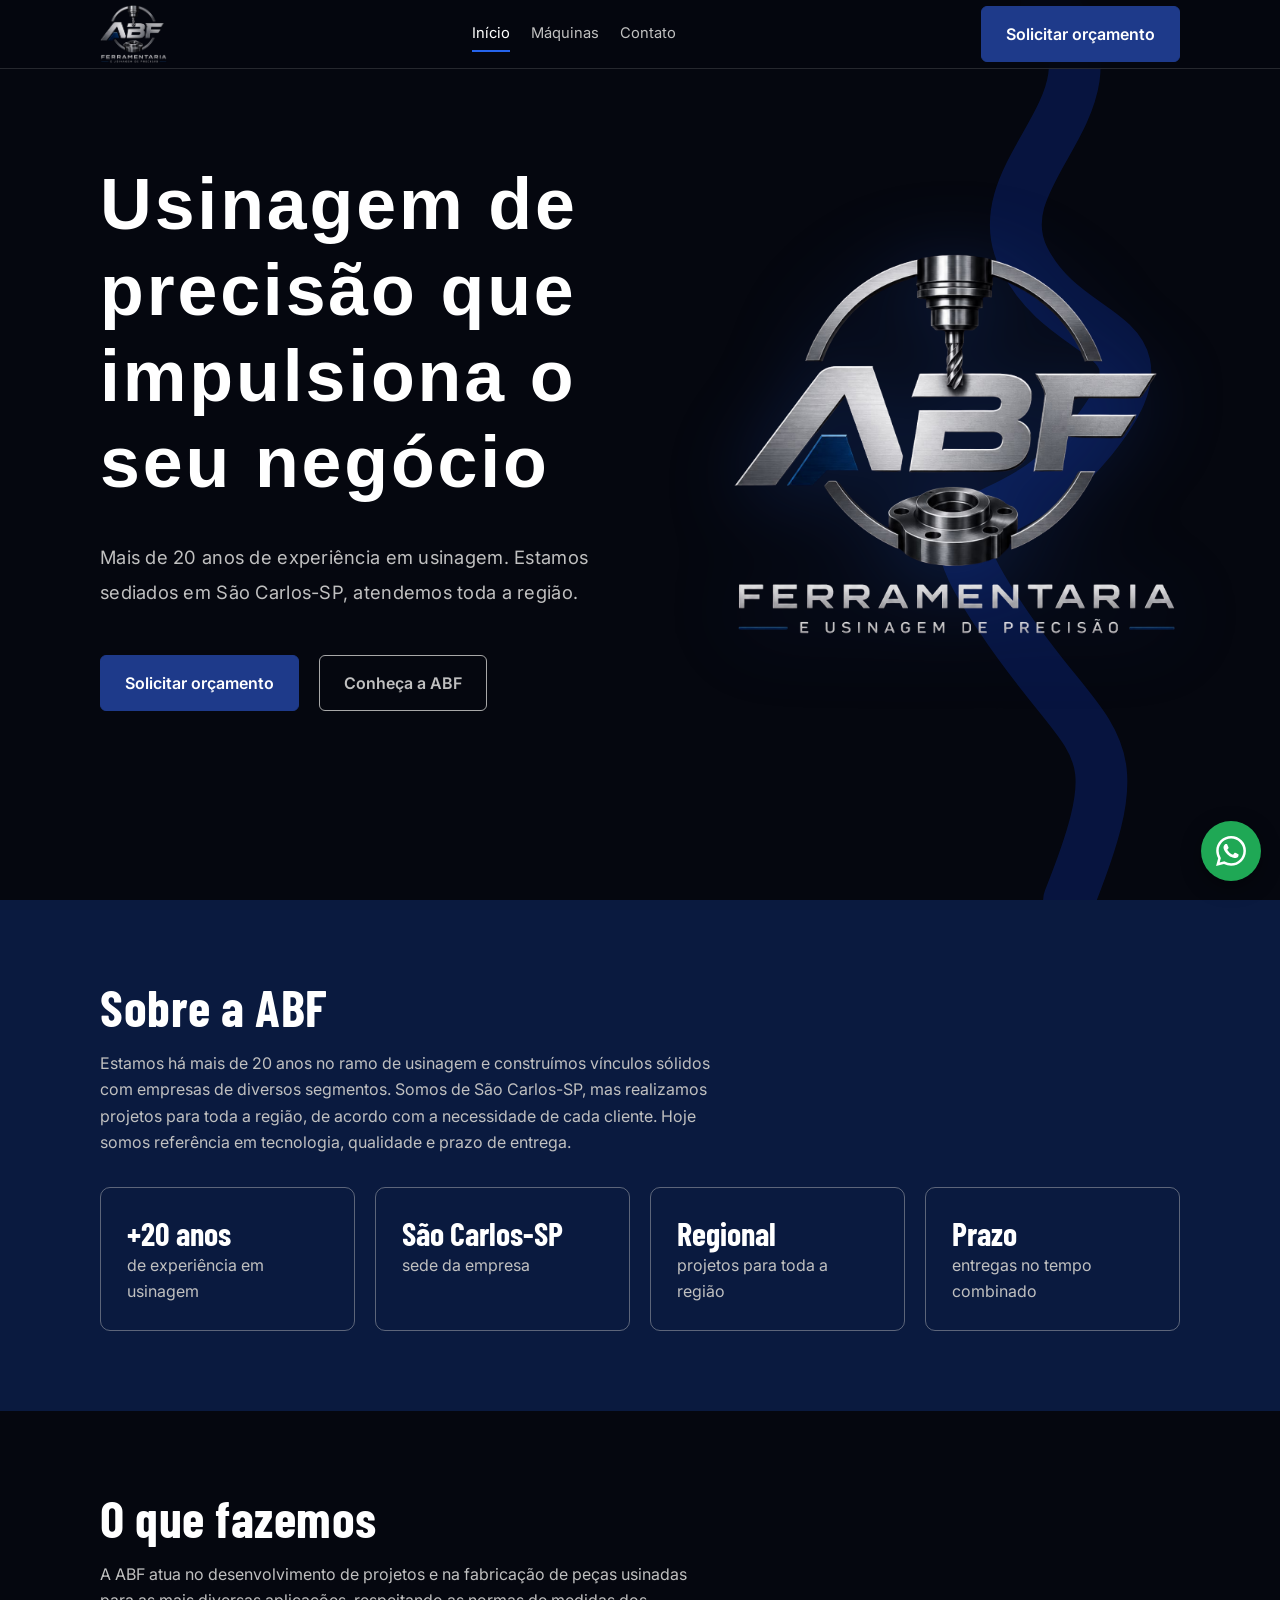
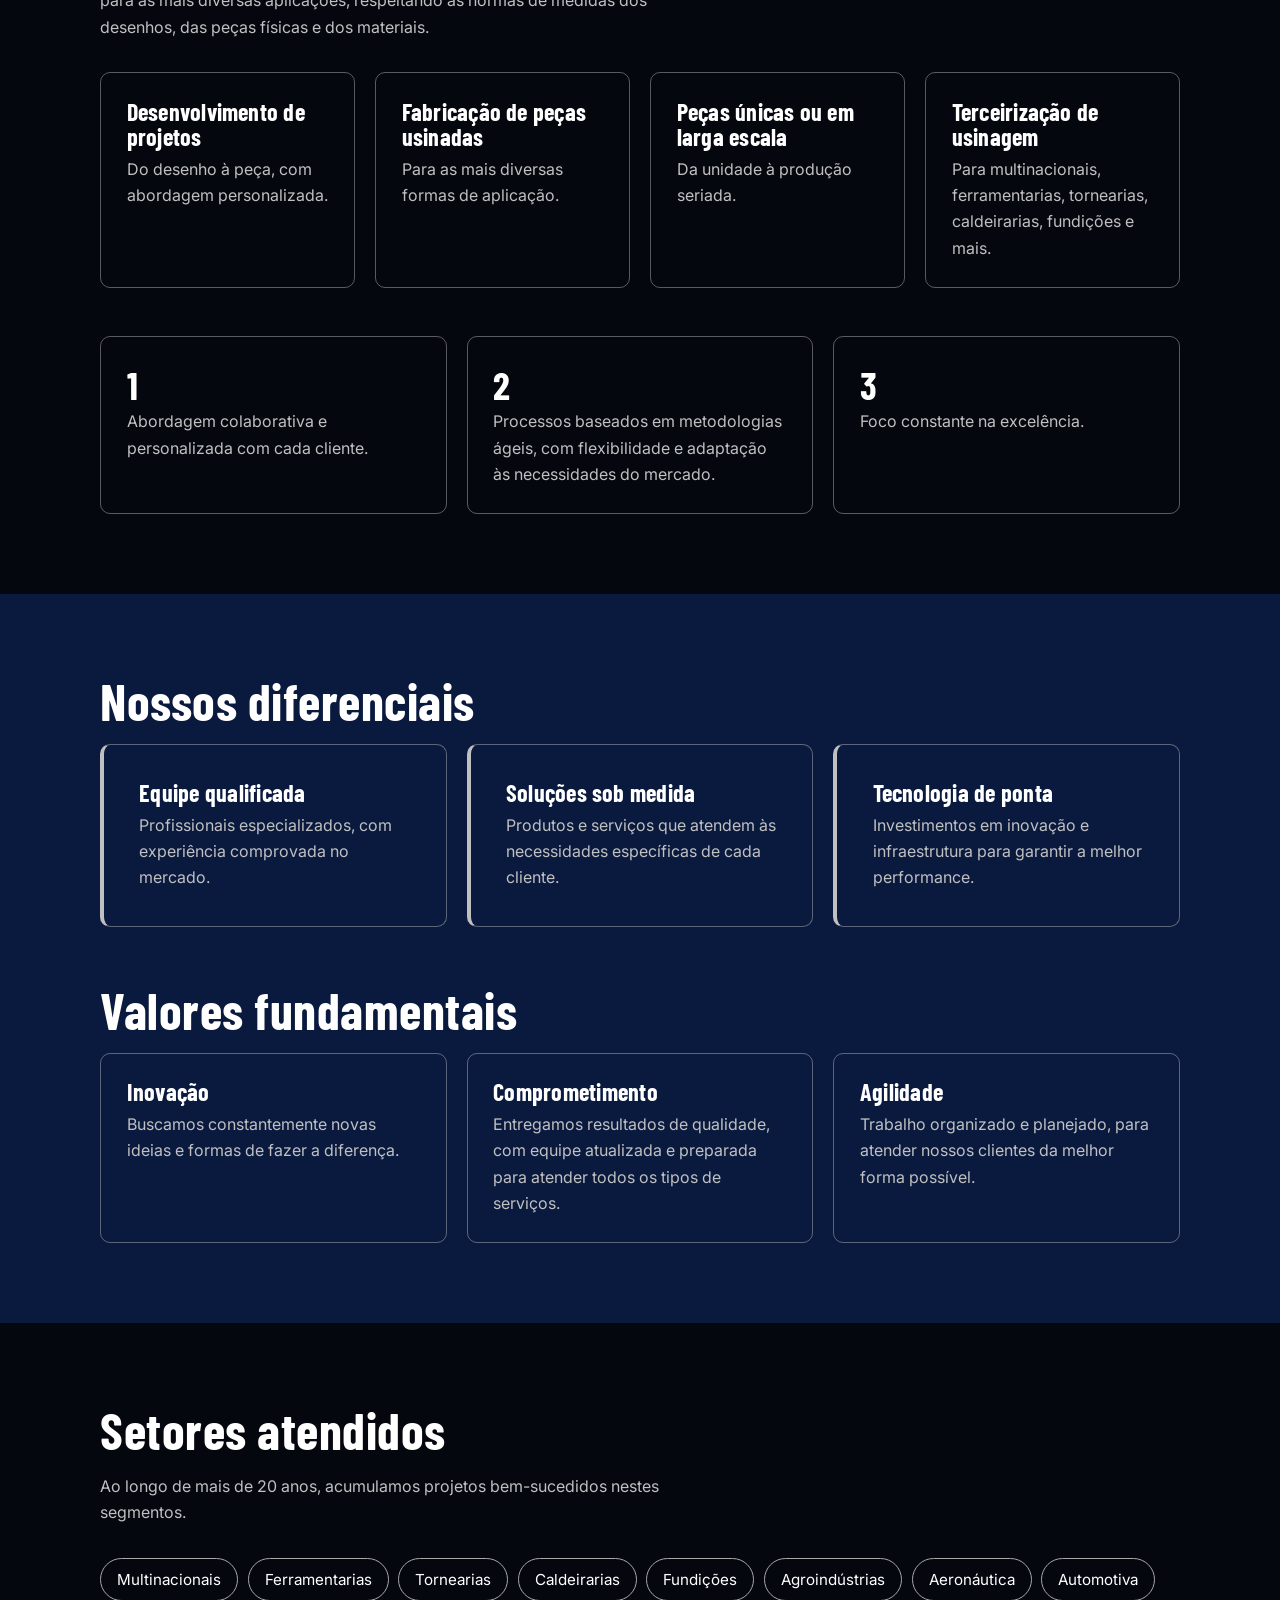
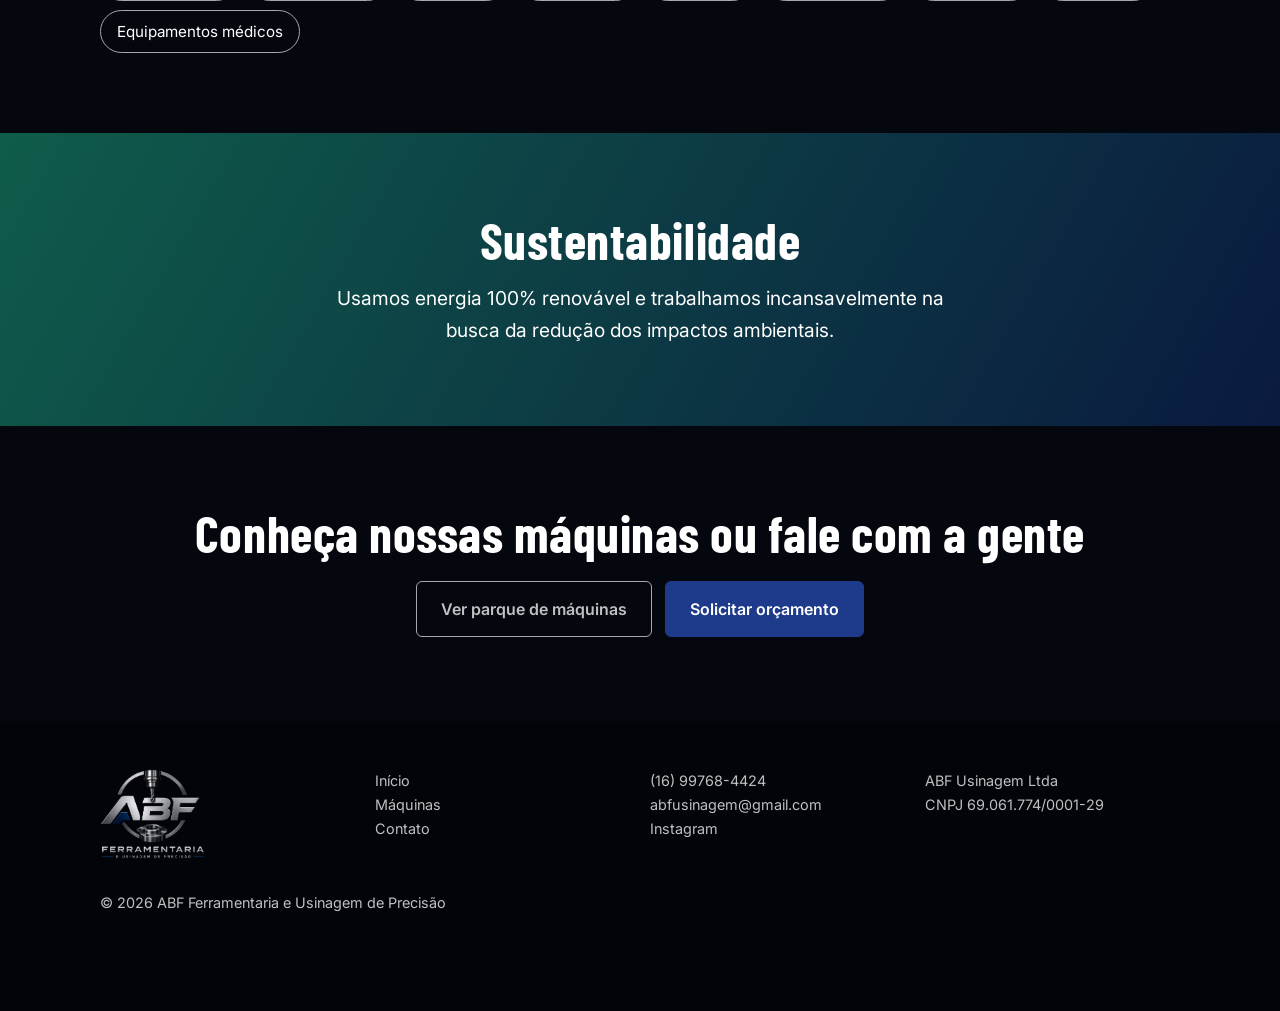
<file: index.html>
<!DOCTYPE html>
<html lang="pt-BR">

<head>
    <meta charset="utf-8">
    <meta name="viewport" content="width=device-width, initial-scale=1">
    <title>ABF Ferramentaria e Usinagem de Precisão | São Carlos-SP</title>
    <meta name="description"
        content="Usinagem de precisão em São Carlos-SP há mais de 13 anos. Desenvolvimento de projetos, peças únicas ou em larga escala e terceirização de usinagem.">
    <meta property="og:type" content="website">
    <meta property="og:title" content="ABF Ferramentaria e Usinagem de Precisão | São Carlos-SP">
    <meta property="og:description"
        content="Usinagem de precisão em São Carlos-SP há mais de 13 anos. Desenvolvimento de projetos, peças únicas ou em larga escala e terceirização de usinagem.">
    <meta property="og:locale" content="pt_BR">
    <link rel="icon" type="image/png" href="imgs/favicon.png">
    <link rel="preconnect" href="https://fonts.googleapis.com">
    <link rel="preconnect" href="https://fonts.gstatic.com" crossorigin>
    <link
        href="https://fonts.googleapis.com/css2?family=Barlow+Condensed:wght@600;700&family=Inter:wght@400;500;600&display=swap"
        rel="stylesheet">
    <link href="https://fonts.googleapis.com/css2?family=Oxanium:wght@600;700&display=swap" rel="stylesheet">
    <link rel="stylesheet" href="styles/style.css">
    <script type="application/ld+json">
{"@context":"https://schema.org","@type":"LocalBusiness","name":"ABF Ferramentaria e Usinagem de Precisão","legalName":"ABF Usinagem Ltda","telephone":"+55-16-99768-4424","email":"abfusinagem@gmail.com","sameAs":["https://www.instagram.com/abf.usinagem/"],"address":{"@type":"PostalAddress","streetAddress":"Av. Clemente Talarico, 815 - Jardim Embaré","postalCode":"13563-882","addressLocality":"São Carlos","addressRegion":"SP","addressCountry":"BR"}}
</script>
</head>

<body>
    <header>
        <div class="wrap">
            <a class="logo" href="index.html" aria-label="ABF Ferramentaria e Usinagem de Precisão, início"><img
                    src="imgs/logo.png" alt="ABF Ferramentaria e Usinagem de Precisão"></a>
            <button id="menu" aria-label="Abrir menu" aria-expanded="false">Menu</button>
            <nav id="nav">
                <a href="index.html" aria-current="page">Início</a><a href="maquinas/">Máquinas</a><a
                    href="contato/">Contato</a>
            </nav>
            <a class="btn primary"
                href="https://wa.me/5516997684424?text=Ol%C3%A1%2C%20gostaria%20de%20solicitar%20um%20or%C3%A7amento."
                target="_blank" rel="noopener">Solicitar orçamento</a>
        </div>
    </header>
    <main>
        <section class="hero" id="inicio">
            <svg viewBox="0 0 400 800" fill="none" aria-hidden="true">
                <path d="M300 0c80 90-60 150-20 230s140 60 60 160-160 40-80 160 120 100 60 250" stroke="#0A2270"
                    stroke-width="46" stroke-linecap="round" />
            </svg>
            <div class="wrap">
                <div class="hero-text">
                    <h1>Usinagem de precisão que impulsiona o seu negócio</h1>
                    <p>Mais de 20 anos de experiência em usinagem. Estamos sediados em São Carlos-SP, atendemos toda a
                        região.
                    </p>
                    <a class="btn primary"
                        href="https://wa.me/5516997684424?text=Ol%C3%A1%2C%20gostaria%20de%20solicitar%20um%20or%C3%A7amento."
                        target="_blank" rel="noopener">Solicitar orçamento</a>
                    <a class="btn" href="#sobre">Conheça a ABF</a>
                </div>
                <img class="hero-logo" src="imgs/logo.png" alt="Logotipo ABF Ferramentaria e Usinagem de Precisão">
            </div>
        </section>

        <section class="navy" id="sobre">
            <div class="wrap rv">
                <h2>Sobre a ABF</h2>
                <p class="lead">Estamos há mais de 20 anos no ramo de usinagem e construímos vínculos sólidos com
                    empresas de diversos segmentos. Somos de São Carlos-SP, mas realizamos projetos para toda a região,
                    de acordo com a necessidade de cada cliente. Hoje somos referência em tecnologia, qualidade e prazo
                    de entrega.</p>
                <div class="grid stats">
                    <div class="card"><strong>+20 anos</strong>de experiência em usinagem</div>
                    <div class="card"><strong>São Carlos-SP</strong>sede da empresa</div>
                    <div class="card"><strong>Regional</strong>projetos para toda a região</div>
                    <div class="card"><strong>Prazo</strong>entregas no tempo combinado</div>
                </div>
            </div>
        </section>

        <section id="servicos">
            <div class="wrap rv">
                <h2>O que fazemos</h2>
                <p class="lead">A ABF atua no desenvolvimento de projetos e na fabricação de peças usinadas para as mais
                    diversas aplicações, respeitando as normas de medidas dos desenhos, das peças físicas e dos
                    materiais.</p>
                <div class="grid">
                    <div class="card">
                        <h3>Desenvolvimento de projetos</h3>Do desenho à peça, com abordagem personalizada.
                    </div>
                    <div class="card">
                        <h3>Fabricação de peças usinadas</h3>Para as mais diversas formas de aplicação.
                    </div>
                    <div class="card">
                        <h3>Peças únicas ou em larga escala</h3>Da unidade à produção seriada.
                    </div>
                    <div class="card">
                        <h3>Terceirização de usinagem</h3>Para multinacionais, ferramentarias, tornearias, caldeirarias,
                        fundições e mais.
                    </div>
                </div>
                <div class="grid steps">
                    <div class="card">Abordagem colaborativa e personalizada com cada cliente.</div>
                    <div class="card">Processos baseados em metodologias ágeis, com flexibilidade e adaptação às
                        necessidades do mercado.</div>
                    <div class="card">Foco constante na excelência.</div>
                </div>
            </div>
        </section>

        <section class="navy" id="diferenciais">
            <div class="wrap rv">
                <h2>Nossos diferenciais</h2>
                <div class="grid">
                    <div class="card big">
                        <h3>Equipe qualificada</h3>Profissionais especializados, com experiência comprovada no mercado.
                    </div>
                    <div class="card big">
                        <h3>Soluções sob medida</h3>Produtos e serviços que atendem às necessidades específicas de cada
                        cliente.
                    </div>
                    <div class="card big">
                        <h3>Tecnologia de ponta</h3>Investimentos em inovação e infraestrutura para garantir a melhor
                        performance.
                    </div>
                </div>
                <h2 style="margin-top:3.5rem">Valores fundamentais</h2>
                <div class="grid">
                    <div class="card">
                        <h3>Inovação</h3>Buscamos constantemente novas ideias e formas de fazer a diferença.
                    </div>
                    <div class="card">
                        <h3>Comprometimento</h3>Entregamos resultados de qualidade, com equipe atualizada e preparada
                        para atender todos os tipos de serviços.
                    </div>
                    <div class="card">
                        <h3>Agilidade</h3>Trabalho organizado e planejado, para atender nossos clientes da melhor forma
                        possível.
                    </div>
                </div>
            </div>
        </section>

        <section id="setores">
            <div class="wrap rv">
                <h2>Setores atendidos</h2>
                <p class="lead">Ao longo de mais de 20 anos, acumulamos projetos bem-sucedidos nestes segmentos.</p>
                <div class="tags">
                    <span>Multinacionais</span><span>Ferramentarias</span><span>Tornearias</span><span>Caldeirarias</span><span>Fundições</span><span>Agroindústrias</span><span>Aeronáutica</span><span>Automotiva</span><span>Equipamentos
                        médicos</span>
                </div>
            </div>
        </section>

        <section class="green" id="sustentabilidade">
            <div class="wrap rv">
                <h2>Sustentabilidade</h2>
                <p>Usamos energia 100% renovável e trabalhamos incansavelmente na busca da redução dos impactos
                    ambientais.</p>
            </div>
        </section>

        <section class="cta">
            <div class="wrap rv">
                <h2>Conheça nossas máquinas ou fale com a gente</h2>
                <a class="btn" href="maquinas/">Ver parque de máquinas</a>
                <a class="btn primary" href="contato/">Solicitar orçamento</a>
            </div>
        </section>
    </main>
    <footer>
        <div class="wrap">
            <div class="grid">
                <div><a class="logo" href="index.html"
                        aria-label="ABF Ferramentaria e Usinagem de Precisão, início"><img src="imgs/logo.png"
                            alt="ABF Ferramentaria e Usinagem de Precisão"></a></div>
                <div><a href="index.html">Início</a><a href="maquinas/">Máquinas</a><a
                        href="contato/">Contato</a></div>
                <div><a href="tel:+5516997684424">(16) 99768-4424</a><a
                        href="mailto:abfusinagem@gmail.com">abfusinagem@gmail.com</a><a
                        href="https://www.instagram.com/abf.usinagem/" target="_blank" rel="noopener">Instagram</a>
                </div>
                <div>ABF Usinagem Ltda<br>CNPJ 69.061.774/0001-29</div>
            </div>
            © <span id="y"></span> ABF Ferramentaria e Usinagem de Precisão
        </div>
    </footer>
    <a class="wa" href="https://wa.me/5516997684424" target="_blank" rel="noopener" aria-label="Falar no WhatsApp"><svg
            viewBox="0 0 24 24" width="30" height="30" fill="currentColor" aria-hidden="true">
            <path
                d="M17.472 14.382c-.297-.149-1.758-.867-2.03-.967-.273-.099-.471-.148-.67.15-.197.297-.767.966-.94 1.164-.173.199-.347.223-.644.075-.297-.15-1.255-.463-2.39-1.475-.883-.788-1.48-1.761-1.653-2.059-.173-.297-.018-.458.13-.606.134-.133.298-.347.446-.52.149-.174.198-.298.298-.497.099-.198.05-.371-.025-.52-.075-.149-.669-1.612-.916-2.207-.242-.579-.487-.5-.669-.51-.173-.008-.371-.01-.57-.01-.198 0-.52.074-.792.372-.272.297-1.04 1.016-1.04 2.479 0 1.462 1.065 2.875 1.213 3.074.149.198 2.096 3.2 5.077 4.487.709.306 1.262.489 1.694.625.712.227 1.36.195 1.871.118.571-.085 1.758-.719 2.006-1.413.248-.694.248-1.289.173-1.413-.074-.124-.272-.198-.57-.347m-5.421 7.403h-.004a9.87 9.87 0 01-5.031-1.378l-.361-.214-3.741.982.998-3.648-.235-.374a9.86 9.86 0 01-1.51-5.26c.001-5.45 4.436-9.884 9.888-9.884 2.64 0 5.122 1.03 6.988 2.898a9.825 9.825 0 012.893 6.994c-.003 5.45-4.437 9.884-9.885 9.884m8.413-18.297A11.815 11.815 0 0012.05 0C5.495 0 .16 5.335.157 11.892c0 2.096.547 4.142 1.588 5.945L.057 24l6.305-1.654a11.882 11.882 0 005.683 1.448h.005c6.554 0 11.89-5.335 11.893-11.893a11.821 11.821 0 00-3.48-8.413Z" />
        </svg></a>
    <!-- Início do Código VLibras -->
    <div vw class="enabled">
        <div vw-access-button class="active"></div>
        <div vw-plugin-wrapper>
            <div class="vw-plugin-top-wrapper"></div>
        </div>
    </div>
    <script src="https://vlibras.gov.br/app/vlibras-plugin.js"></script>
    <script>
        new window.VLibras.Widget('https://vlibras.gov.br/app');
    </script>
    <!-- Fim do Código VLibras -->
    <script src="scripts/script.js"></script>
</body>

</html>
</file>
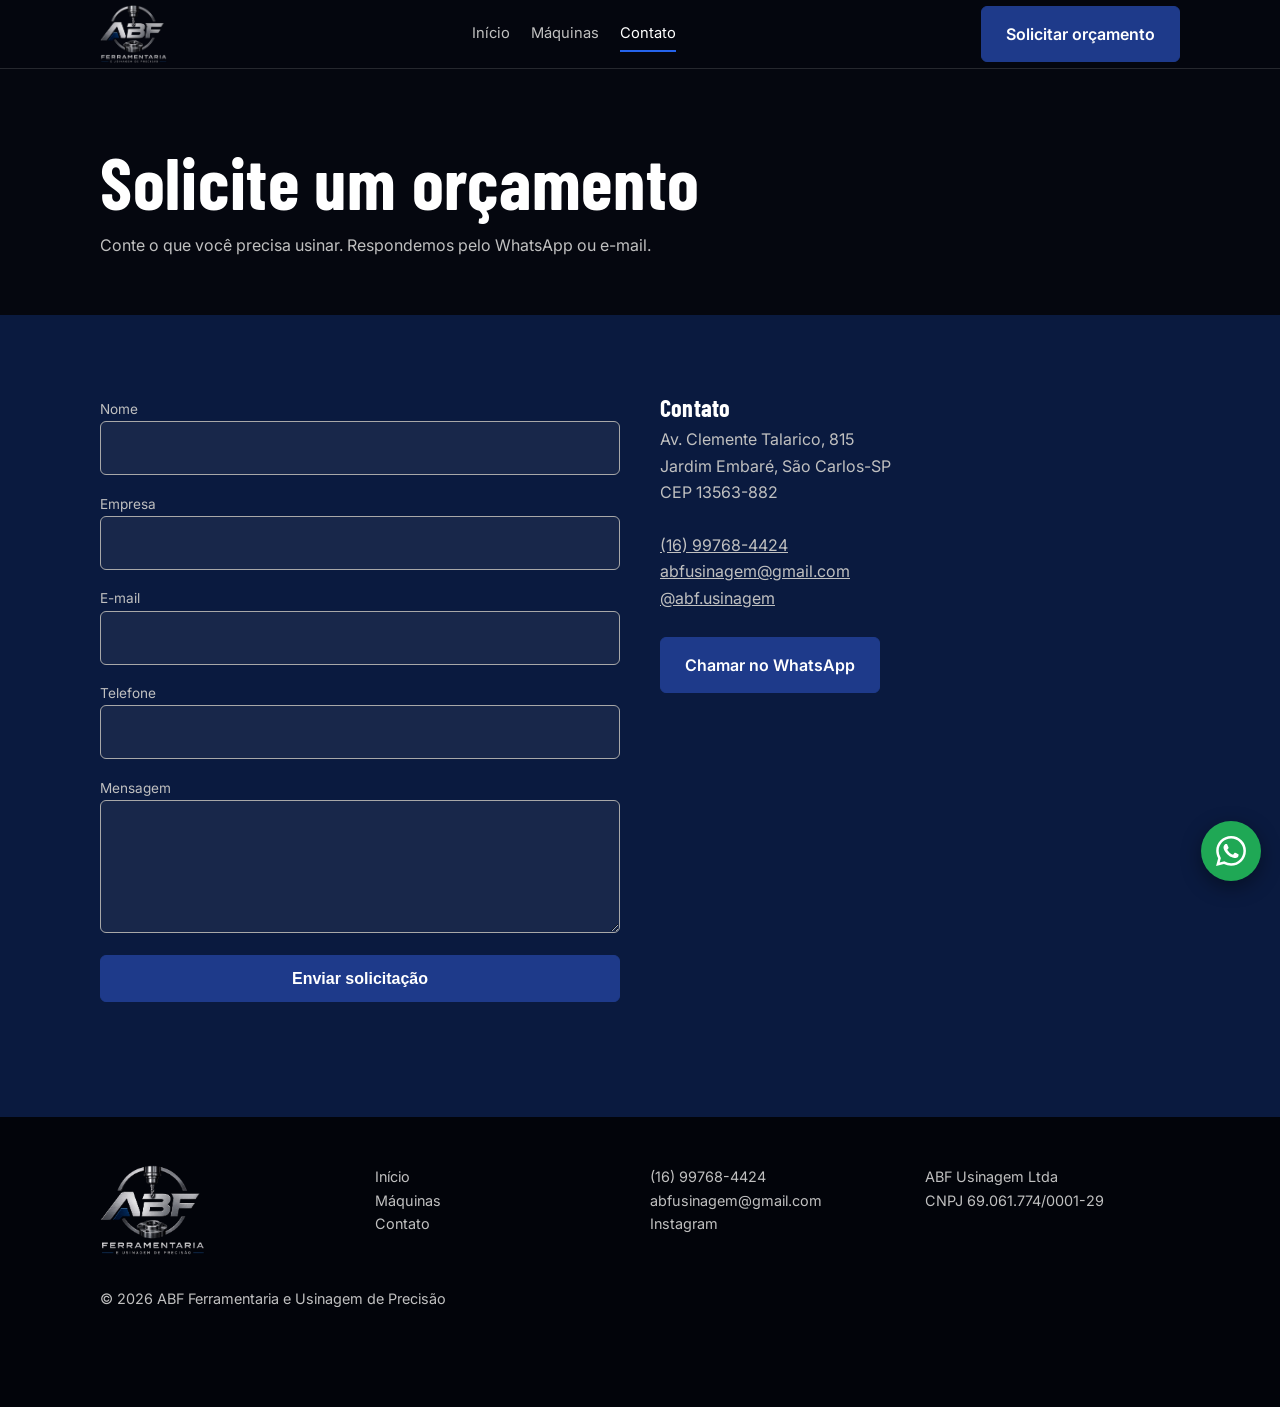
<file: contato/index.html>
<!DOCTYPE html>
<html lang="pt-BR">

<head>
    <meta charset="utf-8">
    <meta name="viewport" content="width=device-width, initial-scale=1">
    <title>Contato e orçamento | ABF Usinagem, São Carlos-SP</title>
    <meta name="description"
        content="Solicite um orçamento de usinagem. ABF, Av. Clemente Talarico, 815, São Carlos-SP. WhatsApp (16) 99768-4424.">
    <meta property="og:type" content="website">
    <meta property="og:title" content="Contato e orçamento | ABF Usinagem, São Carlos-SP">
    <meta property="og:description"
        content="Solicite um orçamento de usinagem. ABF, Av. Clemente Talarico, 815, São Carlos-SP. WhatsApp (16) 99768-4424.">
    <meta property="og:locale" content="pt_BR">
    <link rel="icon" type="image/png" href="../imgs/favicon.png">
    <link rel="preconnect" href="https://fonts.googleapis.com">
    <link rel="preconnect" href="https://fonts.gstatic.com" crossorigin>
    <link
        href="https://fonts.googleapis.com/css2?family=Barlow+Condensed:wght@600;700&family=Inter:wght@400;500;600&display=swap"
        rel="stylesheet">
    <link rel="stylesheet" href="../styles/style.css">
    <script type="application/ld+json">
{"@context":"https://schema.org","@type":"LocalBusiness","name":"ABF Ferramentaria e Usinagem de Precisão","legalName":"ABF Usinagem Ltda","telephone":"+55-16-99768-4424","email":"abfusinagem@gmail.com","sameAs":["https://www.instagram.com/abf.usinagem/"],"address":{"@type":"PostalAddress","streetAddress":"Av. Clemente Talarico, 815 - Jardim Embaré","postalCode":"13563-882","addressLocality":"São Carlos","addressRegion":"SP","addressCountry":"BR"}}
</script>
</head>

<body>
    <header>
        <div class="wrap">
                <a class="logo" href="../index.html" aria-label="ABF Ferramentaria e Usinagem de Precisão, início"><img
                    src="../imgs/logo.png" alt="ABF Ferramentaria e Usinagem de Precisão"></a>
            <button id="menu" aria-label="Abrir menu" aria-expanded="false">Menu</button>
            <nav id="nav">
                <a href="../index.html">Início</a><a href="../maquinas/">Máquinas</a><a href="./"
                    aria-current="page">Contato</a>
            </nav>
            <a class="btn primary"
                href="https://wa.me/5516997684424?text=Ol%C3%A1%2C%20gostaria%20de%20solicitar%20um%20or%C3%A7amento."
                target="_blank" rel="noopener">Solicitar orçamento</a>
        </div>
    </header>
    <main>
        <section class="pagehead">
            <div class="wrap">
                <h1>Solicite um orçamento</h1>
                <p>Conte o que você precisa usinar. Respondemos pelo WhatsApp ou e-mail.</p>
            </div>
        </section>
        <section class="navy">
            <div class="wrap two rv">
                <div>
                    <!-- TODO: trocar SEU_ID_AQUI pelo ID do formulário em formspree.io -->
                    <form id="f" action="https://formspree.io/f/xqpekjzv" method="POST">
                        <div><label for="n">Nome</label><input id="n" name="nome" required autocomplete="name"></div>
                        <div><label for="e">Empresa</label><input id="e" name="empresa" autocomplete="organization">
                        </div>
                        <div><label for="m">E-mail</label><input id="m" name="email" type="email" required
                                autocomplete="email"></div>
                        <div><label for="t">Telefone</label><input id="t" name="telefone" type="tel" autocomplete="tel">
                        </div>
                        <div><label for="g">Mensagem</label><textarea id="g" name="mensagem" rows="4"
                                required></textarea></div>
                        <button class="btn primary" type="submit">Enviar solicitação</button>
                        <p class="msg" id="msg" role="status"></p>
                    </form>
                </div>
                <div>
                    <h3>Contato</h3>
                    <p>Av. Clemente Talarico, 815<br>Jardim Embaré, São Carlos-SP<br>CEP 13563-882</p><br>
                    <p><a href="tel:+5516997684424">(16) 99768-4424</a><br><a
                            href="mailto:abfusinagem@gmail.com">abfusinagem@gmail.com</a><br><a
                            href="https://www.instagram.com/abf.usinagem/" target="_blank"
                            rel="noopener">@abf.usinagem</a></p><br>
                    <a class="btn primary" href="https://wa.me/5516997684424" target="_blank" rel="noopener">Chamar no
                        WhatsApp</a>
                    <iframe title="Mapa da ABF em São Carlos-SP" loading="lazy"
                        src="https://maps.google.com/maps?q=Av.+Clemente+Talarico,+815,+S%C3%A3o+Carlos,+SP&output=embed"></iframe>
                </div>
            </div>
        </section>
    </main>
    <footer>
        <div class="wrap">
            <div class="grid">
                <div><a class="logo" href="../index.html"
                    aria-label="ABF Ferramentaria e Usinagem de Precisão, início"><img src="../imgs/logo.png"
                            alt="ABF Ferramentaria e Usinagem de Precisão"></a></div>
                <div><a href="../index.html">Início</a><a href="../maquinas/">Máquinas</a><a
                        href="./">Contato</a></div>
                <div><a href="tel:+5516997684424">(16) 99768-4424</a><a
                        href="mailto:abfusinagem@gmail.com">abfusinagem@gmail.com</a><a
                        href="https://www.instagram.com/abf.usinagem/" target="_blank" rel="noopener">Instagram</a>
                </div>
                <div>ABF Usinagem Ltda<br>CNPJ 69.061.774/0001-29</div>
            </div>
            © <span id="y"></span> ABF Ferramentaria e Usinagem de Precisão
        </div>
    </footer>
    <a class="wa" href="https://wa.me/5516997684424" target="_blank" rel="noopener" aria-label="Falar no WhatsApp"><svg
            viewBox="0 0 24 24" width="30" height="30" fill="currentColor" aria-hidden="true">
            <path
                d="M17.472 14.382c-.297-.149-1.758-.867-2.03-.967-.273-.099-.471-.148-.67.15-.197.297-.767.966-.94 1.164-.173.199-.347.223-.644.075-.297-.15-1.255-.463-2.39-1.475-.883-.788-1.48-1.761-1.653-2.059-.173-.297-.018-.458.13-.606.134-.133.298-.347.446-.52.149-.174.198-.298.298-.497.099-.198.05-.371-.025-.52-.075-.149-.669-1.612-.916-2.207-.242-.579-.487-.5-.669-.51-.173-.008-.371-.01-.57-.01-.198 0-.52.074-.792.372-.272.297-1.04 1.016-1.04 2.479 0 1.462 1.065 2.875 1.213 3.074.149.198 2.096 3.2 5.077 4.487.709.306 1.262.489 1.694.625.712.227 1.36.195 1.871.118.571-.085 1.758-.719 2.006-1.413.248-.694.248-1.289.173-1.413-.074-.124-.272-.198-.57-.347m-5.421 7.403h-.004a9.87 9.87 0 01-5.031-1.378l-.361-.214-3.741.982.998-3.648-.235-.374a9.86 9.86 0 01-1.51-5.26c.001-5.45 4.436-9.884 9.888-9.884 2.64 0 5.122 1.03 6.988 2.898a9.825 9.825 0 012.893 6.994c-.003 5.45-4.437 9.884-9.885 9.884m8.413-18.297A11.815 11.815 0 0012.05 0C5.495 0 .16 5.335.157 11.892c0 2.096.547 4.142 1.588 5.945L.057 24l6.305-1.654a11.882 11.882 0 005.683 1.448h.005c6.554 0 11.89-5.335 11.893-11.893a11.821 11.821 0 00-3.48-8.413Z" />
        </svg></a>
    <!-- Início do Código VLibras -->
    <div vw class="enabled">
        <div vw-access-button class="active"></div>
        <div vw-plugin-wrapper>
            <div class="vw-plugin-top-wrapper"></div>
        </div>
    </div>
    <script src="https://vlibras.gov.br/app/vlibras-plugin.js"></script>
    <script>
        new window.VLibras.Widget('https://vlibras.gov.br/app');
    </script>
    <!-- Fim do Código VLibras -->
    <script src="../scripts/script.js"></script>
</body>

</html>
</file>
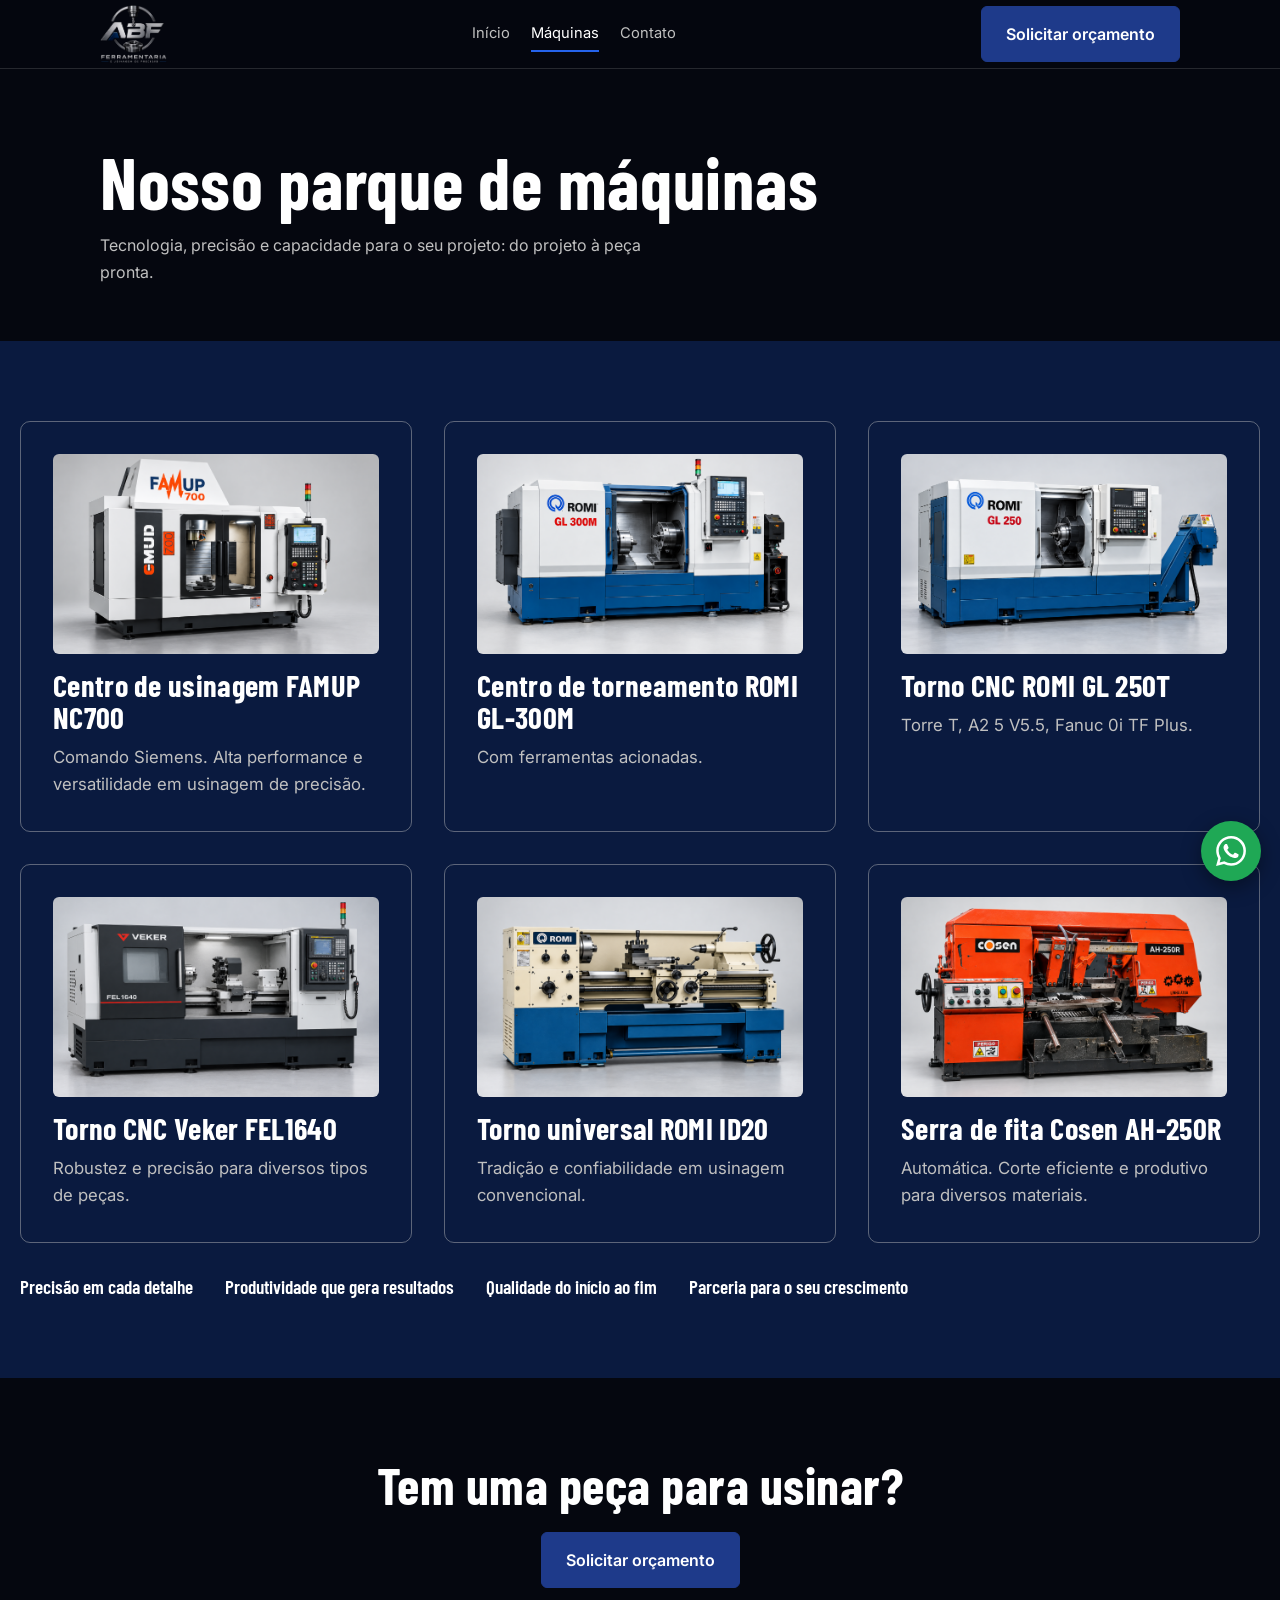
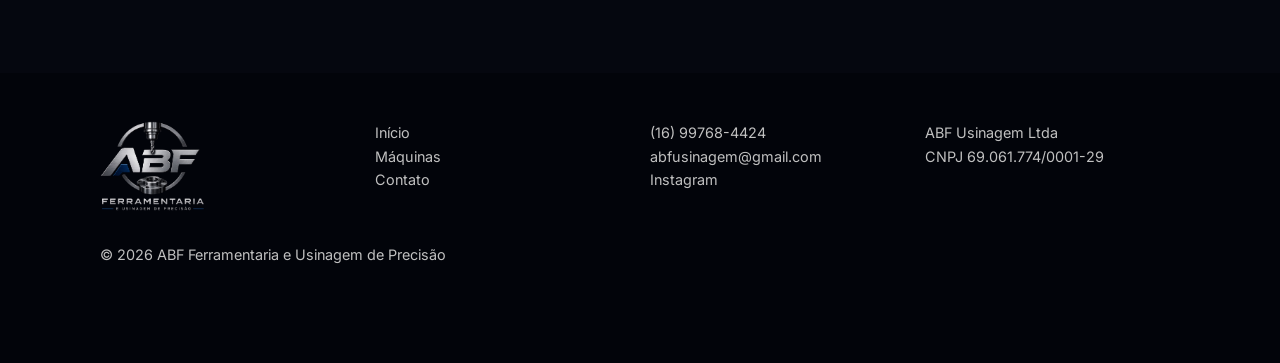
<file: maquinas/index.html>
<!DOCTYPE html>
<html lang="pt-BR">

<head>
    <meta charset="utf-8">
    <meta name="viewport" content="width=device-width, initial-scale=1">
    <title>Parque de máquinas | ABF Usinagem, São Carlos-SP</title>
    <meta name="description"
        content="Centro de usinagem FAMUP NC700, tornos CNC ROMI e Veker, torno universal e serra de fita Cosen: conheça o parque de máquinas da ABF.">
    <meta property="og:type" content="website">
    <meta property="og:title" content="Parque de máquinas | ABF Usinagem, São Carlos-SP">
    <meta property="og:description"
        content="Centro de usinagem FAMUP NC700, tornos CNC ROMI e Veker, torno universal e serra de fita Cosen: conheça o parque de máquinas da ABF.">
    <meta property="og:locale" content="pt_BR">
    <link rel="icon" type="image/png" href="../imgs/favicon.png">
    <link rel="preconnect" href="https://fonts.googleapis.com">
    <link rel="preconnect" href="https://fonts.gstatic.com" crossorigin>
    <link
        href="https://fonts.googleapis.com/css2?family=Barlow+Condensed:wght@600;700&family=Inter:wght@400;500;600&display=swap"
        rel="stylesheet">
    <link rel="stylesheet" href="../styles/style.css">
</head>

<body>
    <header>
        <div class="wrap">
                <a class="logo" href="../index.html" aria-label="ABF Ferramentaria e Usinagem de Precisão, início"><img
                    src="../imgs/logo.png" alt="ABF Ferramentaria e Usinagem de Precisão"></a>
            <button id="menu" aria-label="Abrir menu" aria-expanded="false">Menu</button>
            <nav id="nav">
                <a href="../index.html">Início</a><a href="./" aria-current="page">Máquinas</a><a
                    href="../contato/">Contato</a>
            </nav>
            <a class="btn primary"
                href="https://wa.me/5516997684424?text=Ol%C3%A1%2C%20gostaria%20de%20solicitar%20um%20or%C3%A7amento."
                target="_blank" rel="noopener">Solicitar orçamento</a>
        </div>
    </header>
    <main>
        <section class="pagehead">
            <div class="wrap">
                <h1>Nosso parque de máquinas</h1>
                <p>Tecnologia, precisão e capacidade para o seu projeto: do projeto à peça pronta.</p>
            </div>
        </section>
        <section class="navy">
            <div class="wrap wide rv dark">
                <div class="grid mach">
                    <div class="card">
                        <img src="../imgs/FAMUP NC700.png" alt="Centro de usinagem FAMUP NC700">
                        <h3>Centro de usinagem FAMUP NC700</h3>Comando Siemens. Alta performance e versatilidade em
                        usinagem de precisão.
                    </div>
                    <div class="card">
                        <img src="../imgs/ROMI GL 300M.png" alt="Centro de torneamento ROMI GL-300M">
                        <h3>Centro de torneamento ROMI GL-300M</h3>Com ferramentas acionadas.
                    </div>
                    <div class="card">
                        <img src="../imgs/ROMI GL 250T.png" alt="Torno CNC ROMI GL 250T">
                        <h3>Torno CNC ROMI GL 250T</h3>Torre T, A2 5 V5.5, Fanuc 0i TF Plus.
                    </div>
                    <div class="card">
                        <img src="../imgs/VEKER FEL1640.png" alt="Torno CNC Veker FEL1640">
                        <h3>Torno CNC Veker FEL1640</h3>Robustez e precisão para diversos tipos de peças.
                    </div>
                    <div class="card">
                        <img src="../imgs/ROMI ID 20.png" alt="Torno universal ROMI ID20">
                        <h3>Torno universal ROMI ID20</h3>Tradição e confiabilidade em usinagem convencional.
                    </div>
                    <div class="card">
                        <img src="../imgs/COSEN AH-250R.png" alt="Serra de fita Cosen AH-250R">
                        <h3>Serra de fita Cosen AH-250R</h3>Automática. Corte eficiente e produtivo para diversos
                        materiais.
                    </div>
                </div>
                <div class="badges"><span>Precisão em cada detalhe</span><span>Produtividade que gera
                        resultados</span><span>Qualidade do início ao fim</span><span>Parceria para o seu
                        crescimento</span></div>
            </div>
        </section>
        <section class="cta">
            <div class="wrap rv">
                <h2>Tem uma peça para usinar?</h2>
                <a class="btn primary" href="contato.html">Solicitar orçamento</a>
            </div>
        </section>
    </main>
    <footer>
        <div class="wrap">
            <div class="grid">
                <div><a class="logo" href="../index.html"
                    aria-label="ABF Ferramentaria e Usinagem de Precisão, início"><img src="../imgs/logo.png"
                            alt="ABF Ferramentaria e Usinagem de Precisão"></a></div>
                <div><a href="../index.html">Início</a><a href="./">Máquinas</a><a
                        href="../contato/">Contato</a></div>
                <div><a href="tel:+5516997684424">(16) 99768-4424</a><a
                        href="mailto:abfusinagem@gmail.com">abfusinagem@gmail.com</a><a
                        href="https://www.instagram.com/abf.usinagem/" target="_blank" rel="noopener">Instagram</a>
                </div>
                <div>ABF Usinagem Ltda<br>CNPJ 69.061.774/0001-29</div>
            </div>
            © <span id="y"></span> ABF Ferramentaria e Usinagem de Precisão
        </div>
    </footer>
    <a class="wa" href="https://wa.me/5516997684424" target="_blank" rel="noopener" aria-label="Falar no WhatsApp"><svg
            viewBox="0 0 24 24" width="30" height="30" fill="currentColor" aria-hidden="true">
            <path
                d="M17.472 14.382c-.297-.149-1.758-.867-2.03-.967-.273-.099-.471-.148-.67.15-.197.297-.767.966-.94 1.164-.173.199-.347.223-.644.075-.297-.15-1.255-.463-2.39-1.475-.883-.788-1.48-1.761-1.653-2.059-.173-.297-.018-.458.13-.606.134-.133.298-.347.446-.52.149-.174.198-.298.298-.497.099-.198.05-.371-.025-.52-.075-.149-.669-1.612-.916-2.207-.242-.579-.487-.5-.669-.51-.173-.008-.371-.01-.57-.01-.198 0-.52.074-.792.372-.272.297-1.04 1.016-1.04 2.479 0 1.462 1.065 2.875 1.213 3.074.149.198 2.096 3.2 5.077 4.487.709.306 1.262.489 1.694.625.712.227 1.36.195 1.871.118.571-.085 1.758-.719 2.006-1.413.248-.694.248-1.289.173-1.413-.074-.124-.272-.198-.57-.347m-5.421 7.403h-.004a9.87 9.87 0 01-5.031-1.378l-.361-.214-3.741.982.998-3.648-.235-.374a9.86 9.86 0 01-1.51-5.26c.001-5.45 4.436-9.884 9.888-9.884 2.64 0 5.122 1.03 6.988 2.898a9.825 9.825 0 012.893 6.994c-.003 5.45-4.437 9.884-9.885 9.884m8.413-18.297A11.815 11.815 0 0012.05 0C5.495 0 .16 5.335.157 11.892c0 2.096.547 4.142 1.588 5.945L.057 24l6.305-1.654a11.882 11.882 0 005.683 1.448h.005c6.554 0 11.89-5.335 11.893-11.893a11.821 11.821 0 00-3.48-8.413Z" />
        </svg></a>
    <!-- Início do Código VLibras -->
    <div vw class="enabled">
        <div vw-access-button class="active"></div>
        <div vw-plugin-wrapper>
            <div class="vw-plugin-top-wrapper"></div>
        </div>
    </div>
    <script src="https://vlibras.gov.br/app/vlibras-plugin.js"></script>
    <script>
        new window.VLibras.Widget('https://vlibras.gov.br/app');
    </script>
    <!-- Fim do Código VLibras -->
    <script src="../scripts/script.js"></script>
</body>

</html>
</file>
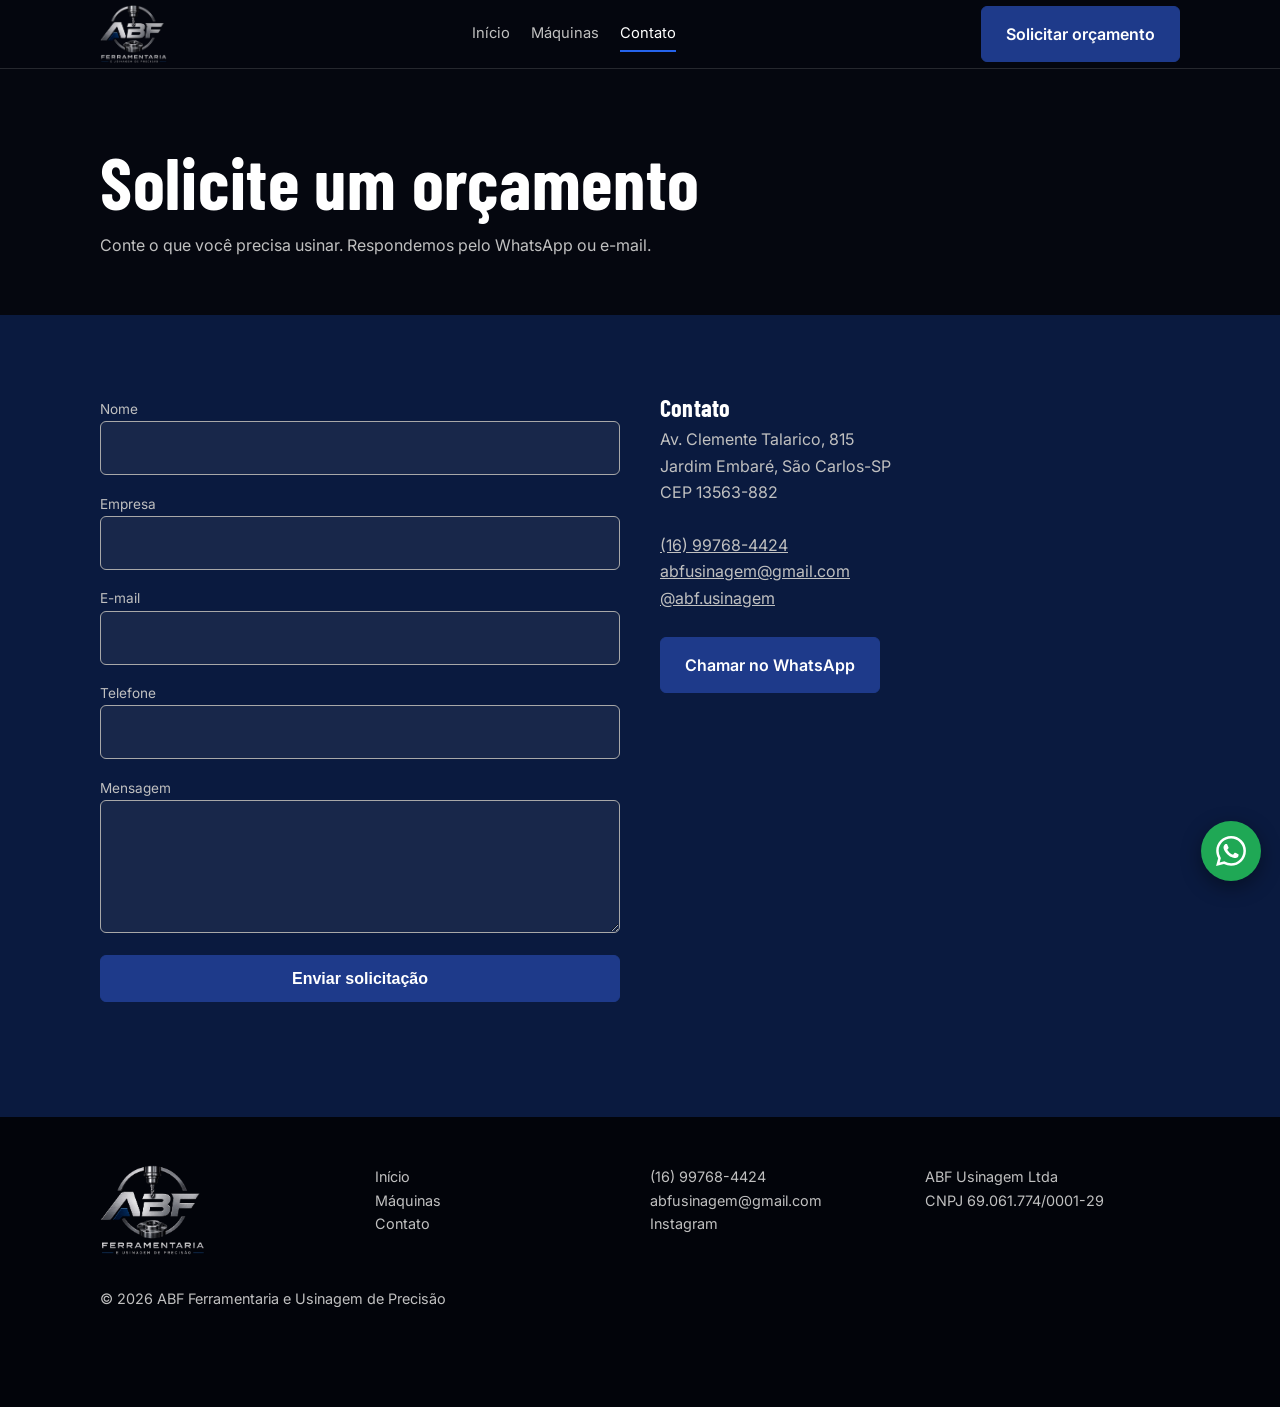
<file: pages/contato.html>
<!DOCTYPE html>
<html lang="pt-BR">

<head>
    <meta charset="utf-8">
    <meta name="viewport" content="width=device-width, initial-scale=1">
    <title>Contato e orçamento | ABF Usinagem, São Carlos-SP</title>
    <meta name="description"
        content="Solicite um orçamento de usinagem. ABF, Av. Clemente Talarico, 815, São Carlos-SP. WhatsApp (16) 99768-4424.">
    <meta property="og:type" content="website">
    <meta property="og:title" content="Contato e orçamento | ABF Usinagem, São Carlos-SP">
    <meta property="og:description"
        content="Solicite um orçamento de usinagem. ABF, Av. Clemente Talarico, 815, São Carlos-SP. WhatsApp (16) 99768-4424.">
    <meta property="og:locale" content="pt_BR">
    <link rel="icon" type="image/png" href="../imgs/favicon.png">
    <link rel="preconnect" href="https://fonts.googleapis.com">
    <link rel="preconnect" href="https://fonts.gstatic.com" crossorigin>
    <link
        href="https://fonts.googleapis.com/css2?family=Barlow+Condensed:wght@600;700&family=Inter:wght@400;500;600&display=swap"
        rel="stylesheet">
    <link rel="stylesheet" href="../styles/style.css">
    <script type="application/ld+json">
{"@context":"https://schema.org","@type":"LocalBusiness","name":"ABF Ferramentaria e Usinagem de Precisão","legalName":"ABF Usinagem Ltda","telephone":"+55-16-99768-4424","email":"abfusinagem@gmail.com","sameAs":["https://www.instagram.com/abf.usinagem/"],"address":{"@type":"PostalAddress","streetAddress":"Av. Clemente Talarico, 815 - Jardim Embaré","postalCode":"13563-882","addressLocality":"São Carlos","addressRegion":"SP","addressCountry":"BR"}}
</script>
</head>

<body>
    <header>
        <div class="wrap">
                <a class="logo" href="../index.html" aria-label="ABF Ferramentaria e Usinagem de Precisão, início"><img
                    src="../imgs/logo.png" alt="ABF Ferramentaria e Usinagem de Precisão"></a>
            <button id="menu" aria-label="Abrir menu" aria-expanded="false">Menu</button>
            <nav id="nav">
                <a href="../index.html">Início</a><a href="maquinas.html">Máquinas</a><a href="contato.html"
                    aria-current="page">Contato</a>
            </nav>
            <a class="btn primary"
                href="https://wa.me/5516997684424?text=Ol%C3%A1%2C%20gostaria%20de%20solicitar%20um%20or%C3%A7amento."
                target="_blank" rel="noopener">Solicitar orçamento</a>
        </div>
    </header>
    <main>
        <section class="pagehead">
            <div class="wrap">
                <h1>Solicite um orçamento</h1>
                <p>Conte o que você precisa usinar. Respondemos pelo WhatsApp ou e-mail.</p>
            </div>
        </section>
        <section class="navy">
            <div class="wrap two rv">
                <div>
                    <!-- TODO: trocar SEU_ID_AQUI pelo ID do formulário em formspree.io -->
                    <form id="f" action="https://formspree.io/f/mjykqzzz" method="POST">
                        <div><label for="n">Nome</label><input id="n" name="nome" required autocomplete="name"></div>
                        <div><label for="e">Empresa</label><input id="e" name="empresa" autocomplete="organization">
                        </div>
                        <div><label for="m">E-mail</label><input id="m" name="email" type="email" required
                                autocomplete="email"></div>
                        <div><label for="t">Telefone</label><input id="t" name="telefone" type="tel" autocomplete="tel">
                        </div>
                        <div><label for="g">Mensagem</label><textarea id="g" name="mensagem" rows="4"
                                required></textarea></div>
                        <button class="btn primary" type="submit">Enviar solicitação</button>
                        <p class="msg" id="msg" role="status"></p>
                    </form>
                </div>
                <div>
                    <h3>Contato</h3>
                    <p>Av. Clemente Talarico, 815<br>Jardim Embaré, São Carlos-SP<br>CEP 13563-882</p><br>
                    <p><a href="tel:+5516997684424">(16) 99768-4424</a><br><a
                            href="mailto:abfusinagem@gmail.com">abfusinagem@gmail.com</a><br><a
                            href="https://www.instagram.com/abf.usinagem/" target="_blank"
                            rel="noopener">@abf.usinagem</a></p><br>
                    <a class="btn primary" href="https://wa.me/5516997684424" target="_blank" rel="noopener">Chamar no
                        WhatsApp</a>
                    <iframe title="Mapa da ABF em São Carlos-SP" loading="lazy"
                        src="https://maps.google.com/maps?q=Av.+Clemente+Talarico,+815,+S%C3%A3o+Carlos,+SP&output=embed"></iframe>
                </div>
            </div>
        </section>
    </main>
    <footer>
        <div class="wrap">
            <div class="grid">
                <div><a class="logo" href="../index.html"
                    aria-label="ABF Ferramentaria e Usinagem de Precisão, início"><img src="../imgs/logo.png"
                            alt="ABF Ferramentaria e Usinagem de Precisão"></a></div>
                <div><a href="../index.html">Início</a><a href="maquinas.html">Máquinas</a><a
                        href="contato.html">Contato</a></div>
                <div><a href="tel:+5516997684424">(16) 99768-4424</a><a
                        href="mailto:abfusinagem@gmail.com">abfusinagem@gmail.com</a><a
                        href="https://www.instagram.com/abf.usinagem/" target="_blank" rel="noopener">Instagram</a>
                </div>
                <div>ABF Usinagem Ltda<br>CNPJ 69.061.774/0001-29</div>
            </div>
            © <span id="y"></span> ABF Ferramentaria e Usinagem de Precisão
        </div>
    </footer>
    <a class="wa" href="https://wa.me/5516997684424" target="_blank" rel="noopener" aria-label="Falar no WhatsApp"><svg
            viewBox="0 0 24 24" width="30" height="30" fill="currentColor" aria-hidden="true">
            <path
                d="M17.472 14.382c-.297-.149-1.758-.867-2.03-.967-.273-.099-.471-.148-.67.15-.197.297-.767.966-.94 1.164-.173.199-.347.223-.644.075-.297-.15-1.255-.463-2.39-1.475-.883-.788-1.48-1.761-1.653-2.059-.173-.297-.018-.458.13-.606.134-.133.298-.347.446-.52.149-.174.198-.298.298-.497.099-.198.05-.371-.025-.52-.075-.149-.669-1.612-.916-2.207-.242-.579-.487-.5-.669-.51-.173-.008-.371-.01-.57-.01-.198 0-.52.074-.792.372-.272.297-1.04 1.016-1.04 2.479 0 1.462 1.065 2.875 1.213 3.074.149.198 2.096 3.2 5.077 4.487.709.306 1.262.489 1.694.625.712.227 1.36.195 1.871.118.571-.085 1.758-.719 2.006-1.413.248-.694.248-1.289.173-1.413-.074-.124-.272-.198-.57-.347m-5.421 7.403h-.004a9.87 9.87 0 01-5.031-1.378l-.361-.214-3.741.982.998-3.648-.235-.374a9.86 9.86 0 01-1.51-5.26c.001-5.45 4.436-9.884 9.888-9.884 2.64 0 5.122 1.03 6.988 2.898a9.825 9.825 0 012.893 6.994c-.003 5.45-4.437 9.884-9.885 9.884m8.413-18.297A11.815 11.815 0 0012.05 0C5.495 0 .16 5.335.157 11.892c0 2.096.547 4.142 1.588 5.945L.057 24l6.305-1.654a11.882 11.882 0 005.683 1.448h.005c6.554 0 11.89-5.335 11.893-11.893a11.821 11.821 0 00-3.48-8.413Z" />
        </svg></a>
    <!-- Início do Código VLibras -->
    <div vw class="enabled">
        <div vw-access-button class="active"></div>
        <div vw-plugin-wrapper>
            <div class="vw-plugin-top-wrapper"></div>
        </div>
    </div>
    <script src="https://vlibras.gov.br/app/vlibras-plugin.js"></script>
    <script>
        new window.VLibras.Widget('https://vlibras.gov.br/app');
    </script>
    <!-- Fim do Código VLibras -->
    <script src="../scripts/script.js"></script>
</body>

</html>
</file>
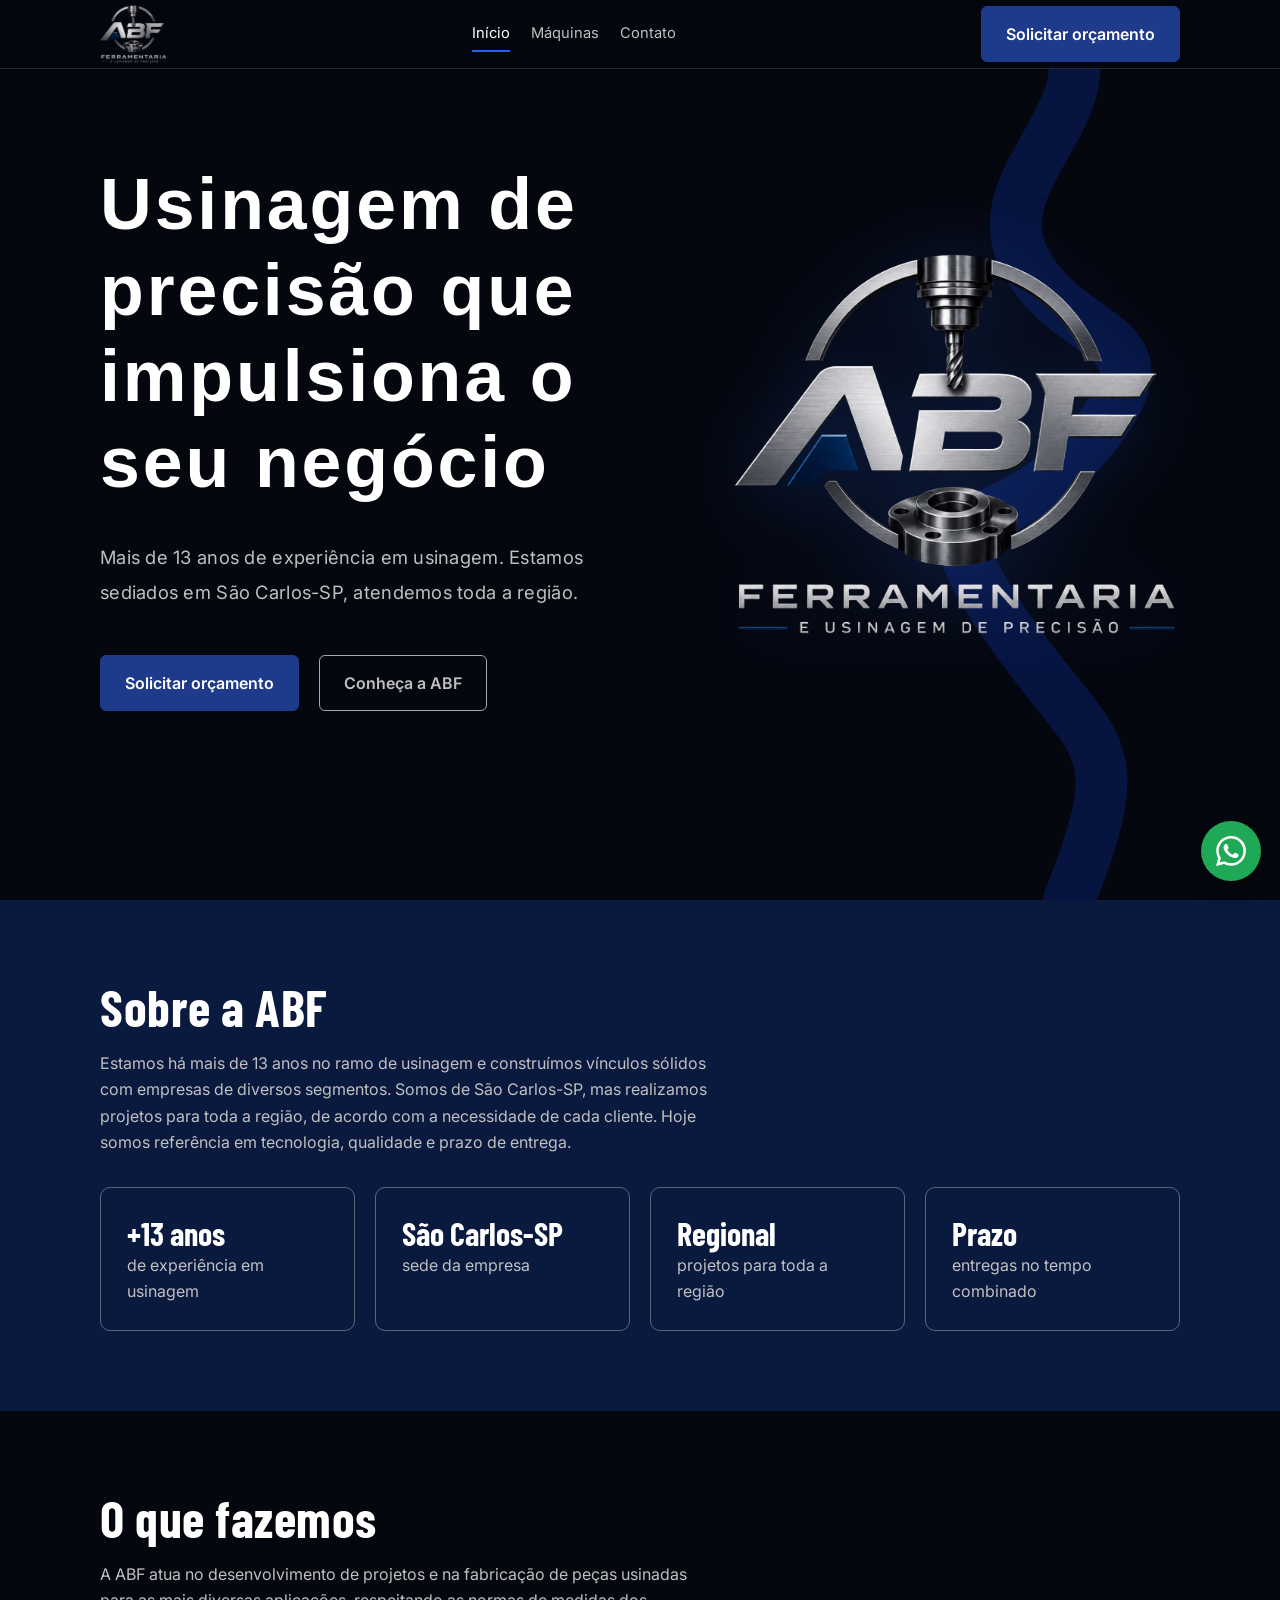
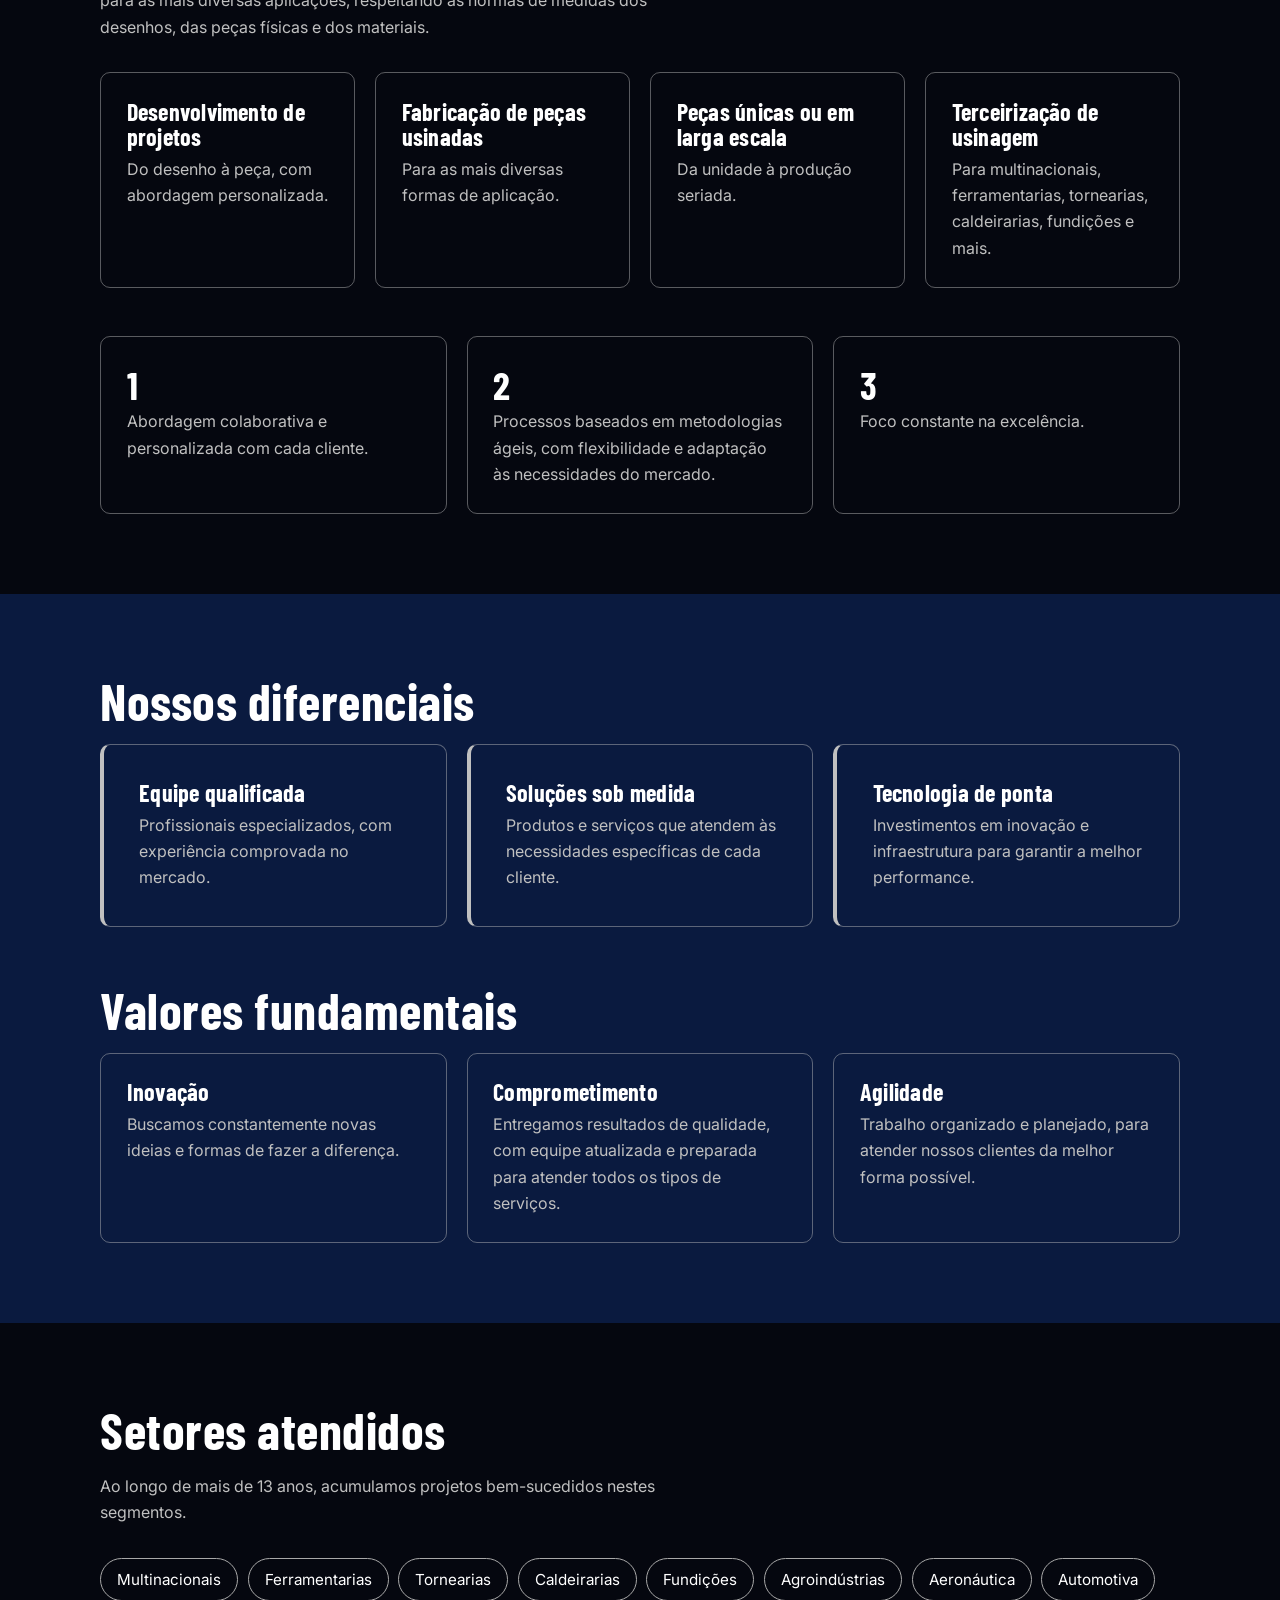
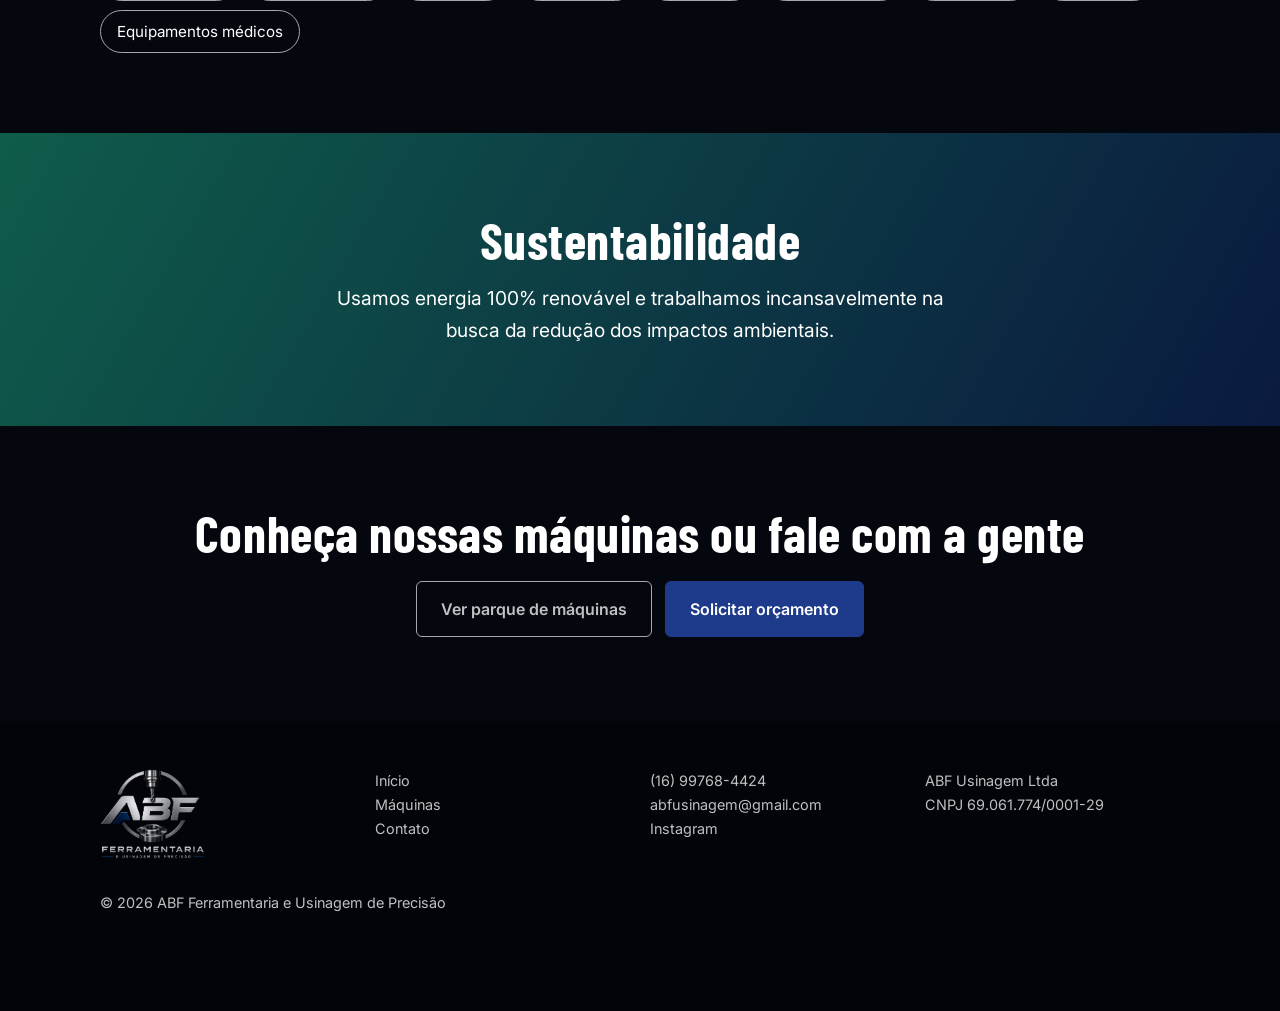
<file: pages/home.html>
<!DOCTYPE html>
<html lang="pt-BR">

<head>
    <meta charset="utf-8">
    <meta name="viewport" content="width=device-width, initial-scale=1">
    <title>ABF Ferramentaria e Usinagem de Precisão | São Carlos-SP</title>
    <meta name="description"
        content="Usinagem de precisão em São Carlos-SP há mais de 13 anos. Desenvolvimento de projetos, peças únicas ou em larga escala e terceirização de usinagem.">
    <meta property="og:type" content="website">
    <meta property="og:title" content="ABF Ferramentaria e Usinagem de Precisão | São Carlos-SP">
    <meta property="og:description"
        content="Usinagem de precisão em São Carlos-SP há mais de 13 anos. Desenvolvimento de projetos, peças únicas ou em larga escala e terceirização de usinagem.">
    <meta property="og:locale" content="pt_BR">
    <link rel="preconnect" href="https://fonts.googleapis.com">
    <link rel="preconnect" href="https://fonts.gstatic.com" crossorigin>
    <link
        href="https://fonts.googleapis.com/css2?family=Barlow+Condensed:wght@600;700&family=Inter:wght@400;500;600&display=swap"
        rel="stylesheet">
    <link href="https://fonts.googleapis.com/css2?family=Oxanium:wght@600;700&display=swap" rel="stylesheet">
    <link rel="stylesheet" href="../styles/style.css">
    <script type="application/ld+json">
{"@context":"https://schema.org","@type":"LocalBusiness","name":"ABF Ferramentaria e Usinagem de Precisão","legalName":"ABF Usinagem Ltda","telephone":"+55-16-99768-4424","email":"abfusinagem@gmail.com","sameAs":["https://www.instagram.com/abf.usinagem/"],"address":{"@type":"PostalAddress","streetAddress":"Av. Clemente Talarico, 815 - Jardim Embaré","postalCode":"13563-882","addressLocality":"São Carlos","addressRegion":"SP","addressCountry":"BR"}}
</script>
</head>

<body>
    <header>
        <div class="wrap">
                <a class="logo" href="home.html" aria-label="ABF Ferramentaria e Usinagem de Precisão, início"><img
                    src="../imgs/logo.png" alt="ABF Ferramentaria e Usinagem de Precisão"></a>
            <button id="menu" aria-label="Abrir menu" aria-expanded="false">Menu</button>
            <nav id="nav">
                <a href="home.html" aria-current="page">Início</a><a href="maquinas.html">Máquinas</a><a
                    href="contato.html">Contato</a>
            </nav>
            <a class="btn primary"
                href="https://wa.me/5516997684424?text=Ol%C3%A1%2C%20gostaria%20de%20solicitar%20um%20or%C3%A7amento."
                target="_blank" rel="noopener">Solicitar orçamento</a>
        </div>
    </header>
    <main>
        <section class="hero" id="inicio">
            <svg viewBox="0 0 400 800" fill="none" aria-hidden="true">
                <path d="M300 0c80 90-60 150-20 230s140 60 60 160-160 40-80 160 120 100 60 250" stroke="#0A2270"
                    stroke-width="46" stroke-linecap="round" />
            </svg>
            <div class="wrap">
                <div class="hero-text">
                    <h1>Usinagem de precisão que impulsiona o seu negócio</h1>
                    <p>Mais de 13 anos de experiência em usinagem. Estamos sediados em São Carlos-SP, atendemos toda a região.
                    </p>
                    <a class="btn primary"
                        href="https://wa.me/5516997684424?text=Ol%C3%A1%2C%20gostaria%20de%20solicitar%20um%20or%C3%A7amento."
                        target="_blank" rel="noopener">Solicitar orçamento</a>
                    <a class="btn" href="#sobre">Conheça a ABF</a>
                </div>
                <img class="hero-logo" src="../imgs/logo.png" alt="Logotipo ABF Ferramentaria e Usinagem de Precisão">
            </div>
        </section>

        <section class="navy" id="sobre">
            <div class="wrap rv">
                <h2>Sobre a ABF</h2>
                <p class="lead">Estamos há mais de 13 anos no ramo de usinagem e construímos vínculos sólidos com
                    empresas de diversos segmentos. Somos de São Carlos-SP, mas realizamos projetos para toda a região,
                    de acordo com a necessidade de cada cliente. Hoje somos referência em tecnologia, qualidade e prazo
                    de entrega.</p>
                <div class="grid stats">
                    <div class="card"><strong>+13 anos</strong>de experiência em usinagem</div>
                    <div class="card"><strong>São Carlos-SP</strong>sede da empresa</div>
                    <div class="card"><strong>Regional</strong>projetos para toda a região</div>
                    <div class="card"><strong>Prazo</strong>entregas no tempo combinado</div>
                </div>
            </div>
        </section>

        <section id="servicos">
            <div class="wrap rv">
                <h2>O que fazemos</h2>
                <p class="lead">A ABF atua no desenvolvimento de projetos e na fabricação de peças usinadas para as mais
                    diversas aplicações, respeitando as normas de medidas dos desenhos, das peças físicas e dos
                    materiais.</p>
                <div class="grid">
                    <div class="card">
                        <h3>Desenvolvimento de projetos</h3>Do desenho à peça, com abordagem personalizada.
                    </div>
                    <div class="card">
                        <h3>Fabricação de peças usinadas</h3>Para as mais diversas formas de aplicação.
                    </div>
                    <div class="card">
                        <h3>Peças únicas ou em larga escala</h3>Da unidade à produção seriada.
                    </div>
                    <div class="card">
                        <h3>Terceirização de usinagem</h3>Para multinacionais, ferramentarias, tornearias, caldeirarias,
                        fundições e mais.
                    </div>
                </div>
                <div class="grid steps">
                    <div class="card">Abordagem colaborativa e personalizada com cada cliente.</div>
                    <div class="card">Processos baseados em metodologias ágeis, com flexibilidade e adaptação às
                        necessidades do mercado.</div>
                    <div class="card">Foco constante na excelência.</div>
                </div>
            </div>
        </section>

        <section class="navy" id="diferenciais">
            <div class="wrap rv">
                <h2>Nossos diferenciais</h2>
                <div class="grid">
                    <div class="card big">
                        <h3>Equipe qualificada</h3>Profissionais especializados, com experiência comprovada no mercado.
                    </div>
                    <div class="card big">
                        <h3>Soluções sob medida</h3>Produtos e serviços que atendem às necessidades específicas de cada
                        cliente.
                    </div>
                    <div class="card big">
                        <h3>Tecnologia de ponta</h3>Investimentos em inovação e infraestrutura para garantir a melhor
                        performance.
                    </div>
                </div>
                <h2 style="margin-top:3.5rem">Valores fundamentais</h2>
                <div class="grid">
                    <div class="card">
                        <h3>Inovação</h3>Buscamos constantemente novas ideias e formas de fazer a diferença.
                    </div>
                    <div class="card">
                        <h3>Comprometimento</h3>Entregamos resultados de qualidade, com equipe atualizada e preparada
                        para atender todos os tipos de serviços.
                    </div>
                    <div class="card">
                        <h3>Agilidade</h3>Trabalho organizado e planejado, para atender nossos clientes da melhor forma
                        possível.
                    </div>
                </div>
            </div>
        </section>

        <section id="setores">
            <div class="wrap rv">
                <h2>Setores atendidos</h2>
                <p class="lead">Ao longo de mais de 13 anos, acumulamos projetos bem-sucedidos nestes segmentos.</p>
                <div class="tags">
                    <span>Multinacionais</span><span>Ferramentarias</span><span>Tornearias</span><span>Caldeirarias</span><span>Fundições</span><span>Agroindústrias</span><span>Aeronáutica</span><span>Automotiva</span><span>Equipamentos
                        médicos</span>
                </div>
            </div>
        </section>

        <section class="green" id="sustentabilidade">
            <div class="wrap rv">
                <h2>Sustentabilidade</h2>
                <p>Usamos energia 100% renovável e trabalhamos incansavelmente na busca da redução dos impactos
                    ambientais.</p>
            </div>
        </section>

        <section class="cta">
            <div class="wrap rv">
                <h2>Conheça nossas máquinas ou fale com a gente</h2>
                <a class="btn" href="maquinas.html">Ver parque de máquinas</a>
                <a class="btn primary" href="contato.html">Solicitar orçamento</a>
            </div>
        </section>
    </main>
    <footer>
        <div class="wrap">
            <div class="grid">
                <div><a class="logo" href="home.html"
                    aria-label="ABF Ferramentaria e Usinagem de Precisão, início"><img src="../imgs/logo.png"
                            alt="ABF Ferramentaria e Usinagem de Precisão"></a></div>
                <div><a href="home.html">Início</a><a href="maquinas.html">Máquinas</a><a
                        href="contato.html">Contato</a></div>
                <div><a href="tel:+5516997684424">(16) 99768-4424</a><a
                        href="mailto:abfusinagem@gmail.com">abfusinagem@gmail.com</a><a
                        href="https://www.instagram.com/abf.usinagem/" target="_blank" rel="noopener">Instagram</a>
                </div>
                <div>ABF Usinagem Ltda<br>CNPJ 69.061.774/0001-29</div>
            </div>
            © <span id="y"></span> ABF Ferramentaria e Usinagem de Precisão
        </div>
    </footer>
    <a class="wa" href="https://wa.me/5516997684424" target="_blank" rel="noopener" aria-label="Falar no WhatsApp"><svg
            viewBox="0 0 24 24" width="30" height="30" fill="currentColor" aria-hidden="true">
            <path
                d="M17.472 14.382c-.297-.149-1.758-.867-2.03-.967-.273-.099-.471-.148-.67.15-.197.297-.767.966-.94 1.164-.173.199-.347.223-.644.075-.297-.15-1.255-.463-2.39-1.475-.883-.788-1.48-1.761-1.653-2.059-.173-.297-.018-.458.13-.606.134-.133.298-.347.446-.52.149-.174.198-.298.298-.497.099-.198.05-.371-.025-.52-.075-.149-.669-1.612-.916-2.207-.242-.579-.487-.5-.669-.51-.173-.008-.371-.01-.57-.01-.198 0-.52.074-.792.372-.272.297-1.04 1.016-1.04 2.479 0 1.462 1.065 2.875 1.213 3.074.149.198 2.096 3.2 5.077 4.487.709.306 1.262.489 1.694.625.712.227 1.36.195 1.871.118.571-.085 1.758-.719 2.006-1.413.248-.694.248-1.289.173-1.413-.074-.124-.272-.198-.57-.347m-5.421 7.403h-.004a9.87 9.87 0 01-5.031-1.378l-.361-.214-3.741.982.998-3.648-.235-.374a9.86 9.86 0 01-1.51-5.26c.001-5.45 4.436-9.884 9.888-9.884 2.64 0 5.122 1.03 6.988 2.898a9.825 9.825 0 012.893 6.994c-.003 5.45-4.437 9.884-9.885 9.884m8.413-18.297A11.815 11.815 0 0012.05 0C5.495 0 .16 5.335.157 11.892c0 2.096.547 4.142 1.588 5.945L.057 24l6.305-1.654a11.882 11.882 0 005.683 1.448h.005c6.554 0 11.89-5.335 11.893-11.893a11.821 11.821 0 00-3.48-8.413Z" />
        </svg></a>
    <!-- Início do Código VLibras -->
    <div vw class="enabled">
        <div vw-access-button class="active"></div>
        <div vw-plugin-wrapper>
            <div class="vw-plugin-top-wrapper"></div>
        </div>
    </div>
    <script src="https://vlibras.gov.br/app/vlibras-plugin.js"></script>
    <script>
        new window.VLibras.Widget('https://vlibras.gov.br/app');
    </script>
    <!-- Fim do Código VLibras -->
    <script src="../scripts/script.js"></script>
</body>

</html>
</file>
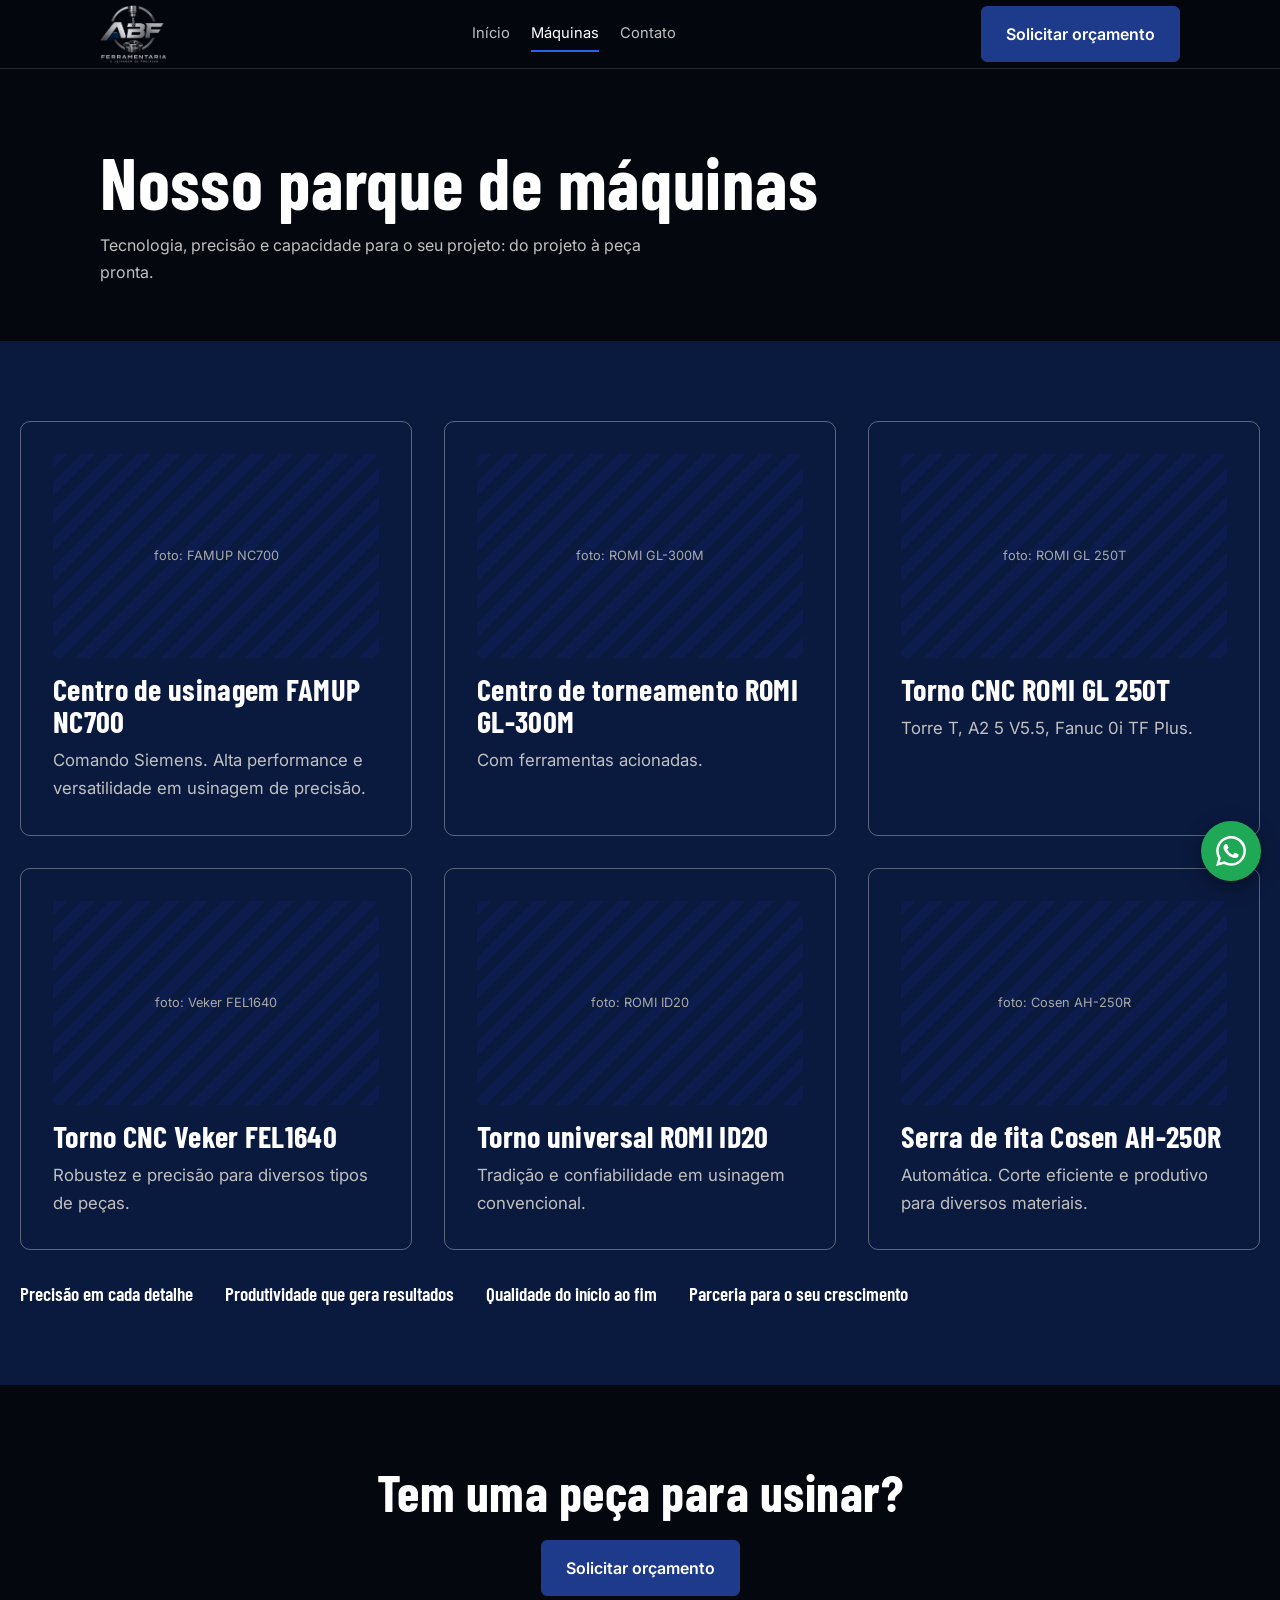
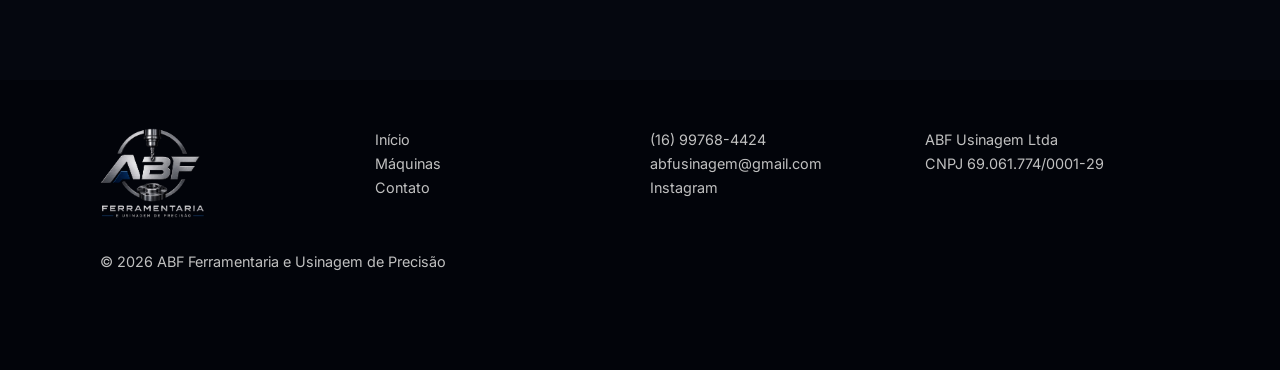
<file: pages/maquinas.html>
<!DOCTYPE html>
<html lang="pt-BR">

<head>
    <meta charset="utf-8">
    <meta name="viewport" content="width=device-width, initial-scale=1">
    <title>Parque de máquinas | ABF Usinagem, São Carlos-SP</title>
    <meta name="description"
        content="Centro de usinagem FAMUP NC700, tornos CNC ROMI e Veker, torno universal e serra de fita Cosen: conheça o parque de máquinas da ABF.">
    <meta property="og:type" content="website">
    <meta property="og:title" content="Parque de máquinas | ABF Usinagem, São Carlos-SP">
    <meta property="og:description"
        content="Centro de usinagem FAMUP NC700, tornos CNC ROMI e Veker, torno universal e serra de fita Cosen: conheça o parque de máquinas da ABF.">
    <meta property="og:locale" content="pt_BR">
    <link rel="icon" type="image/png" href="../imgs/favicon.png">
    <link rel="preconnect" href="https://fonts.googleapis.com">
    <link rel="preconnect" href="https://fonts.gstatic.com" crossorigin>
    <link
        href="https://fonts.googleapis.com/css2?family=Barlow+Condensed:wght@600;700&family=Inter:wght@400;500;600&display=swap"
        rel="stylesheet">
    <link rel="stylesheet" href="../styles/style.css">
</head>

<body>
    <header>
        <div class="wrap">
                <a class="logo" href="../index.html" aria-label="ABF Ferramentaria e Usinagem de Precisão, início"><img
                    src="../imgs/logo.png" alt="ABF Ferramentaria e Usinagem de Precisão"></a>
            <button id="menu" aria-label="Abrir menu" aria-expanded="false">Menu</button>
            <nav id="nav">
                <a href="../index.html">Início</a><a href="maquinas.html" aria-current="page">Máquinas</a><a
                    href="contato.html">Contato</a>
            </nav>
            <a class="btn primary"
                href="https://wa.me/5516997684424?text=Ol%C3%A1%2C%20gostaria%20de%20solicitar%20um%20or%C3%A7amento."
                target="_blank" rel="noopener">Solicitar orçamento</a>
        </div>
    </header>
    <main>
        <section class="pagehead">
            <div class="wrap">
                <h1>Nosso parque de máquinas</h1>
                <p>Tecnologia, precisão e capacidade para o seu projeto: do projeto à peça pronta.</p>
            </div>
        </section>
        <section class="navy">
            <div class="wrap wide rv dark">
                <div class="grid mach">
                    <div class="card">
                        <div class="ph">foto: FAMUP NC700</div>
                        <h3>Centro de usinagem FAMUP NC700</h3>Comando Siemens. Alta performance e versatilidade em
                        usinagem de precisão.
                    </div>
                    <div class="card">
                        <div class="ph">foto: ROMI GL-300M</div>
                        <h3>Centro de torneamento ROMI GL-300M</h3>Com ferramentas acionadas.
                    </div>
                    <div class="card">
                        <div class="ph">foto: ROMI GL 250T</div>
                        <h3>Torno CNC ROMI GL 250T</h3>Torre T, A2 5 V5.5, Fanuc 0i TF Plus.
                    </div>
                    <div class="card">
                        <div class="ph">foto: Veker FEL1640</div>
                        <h3>Torno CNC Veker FEL1640</h3>Robustez e precisão para diversos tipos de peças.
                    </div>
                    <div class="card">
                        <div class="ph">foto: ROMI ID20</div>
                        <h3>Torno universal ROMI ID20</h3>Tradição e confiabilidade em usinagem convencional.
                    </div>
                    <div class="card">
                        <div class="ph">foto: Cosen AH-250R</div>
                        <h3>Serra de fita Cosen AH-250R</h3>Automática. Corte eficiente e produtivo para diversos
                        materiais.
                    </div>
                </div>
                <div class="badges"><span>Precisão em cada detalhe</span><span>Produtividade que gera
                        resultados</span><span>Qualidade do início ao fim</span><span>Parceria para o seu
                        crescimento</span></div>
            </div>
        </section>
        <section class="cta">
            <div class="wrap rv">
                <h2>Tem uma peça para usinar?</h2>
                <a class="btn primary" href="contato.html">Solicitar orçamento</a>
            </div>
        </section>
    </main>
    <footer>
        <div class="wrap">
            <div class="grid">
                <div><a class="logo" href="../index.html"
                    aria-label="ABF Ferramentaria e Usinagem de Precisão, início"><img src="../imgs/logo.png"
                            alt="ABF Ferramentaria e Usinagem de Precisão"></a></div>
                <div><a href="../index.html">Início</a><a href="maquinas.html">Máquinas</a><a
                        href="contato.html">Contato</a></div>
                <div><a href="tel:+5516997684424">(16) 99768-4424</a><a
                        href="mailto:abfusinagem@gmail.com">abfusinagem@gmail.com</a><a
                        href="https://www.instagram.com/abf.usinagem/" target="_blank" rel="noopener">Instagram</a>
                </div>
                <div>ABF Usinagem Ltda<br>CNPJ 69.061.774/0001-29</div>
            </div>
            © <span id="y"></span> ABF Ferramentaria e Usinagem de Precisão
        </div>
    </footer>
    <a class="wa" href="https://wa.me/5516997684424" target="_blank" rel="noopener" aria-label="Falar no WhatsApp"><svg
            viewBox="0 0 24 24" width="30" height="30" fill="currentColor" aria-hidden="true">
            <path
                d="M17.472 14.382c-.297-.149-1.758-.867-2.03-.967-.273-.099-.471-.148-.67.15-.197.297-.767.966-.94 1.164-.173.199-.347.223-.644.075-.297-.15-1.255-.463-2.39-1.475-.883-.788-1.48-1.761-1.653-2.059-.173-.297-.018-.458.13-.606.134-.133.298-.347.446-.52.149-.174.198-.298.298-.497.099-.198.05-.371-.025-.52-.075-.149-.669-1.612-.916-2.207-.242-.579-.487-.5-.669-.51-.173-.008-.371-.01-.57-.01-.198 0-.52.074-.792.372-.272.297-1.04 1.016-1.04 2.479 0 1.462 1.065 2.875 1.213 3.074.149.198 2.096 3.2 5.077 4.487.709.306 1.262.489 1.694.625.712.227 1.36.195 1.871.118.571-.085 1.758-.719 2.006-1.413.248-.694.248-1.289.173-1.413-.074-.124-.272-.198-.57-.347m-5.421 7.403h-.004a9.87 9.87 0 01-5.031-1.378l-.361-.214-3.741.982.998-3.648-.235-.374a9.86 9.86 0 01-1.51-5.26c.001-5.45 4.436-9.884 9.888-9.884 2.64 0 5.122 1.03 6.988 2.898a9.825 9.825 0 012.893 6.994c-.003 5.45-4.437 9.884-9.885 9.884m8.413-18.297A11.815 11.815 0 0012.05 0C5.495 0 .16 5.335.157 11.892c0 2.096.547 4.142 1.588 5.945L.057 24l6.305-1.654a11.882 11.882 0 005.683 1.448h.005c6.554 0 11.89-5.335 11.893-11.893a11.821 11.821 0 00-3.48-8.413Z" />
        </svg></a>
    <!-- Início do Código VLibras -->
    <div vw class="enabled">
        <div vw-access-button class="active"></div>
        <div vw-plugin-wrapper>
            <div class="vw-plugin-top-wrapper"></div>
        </div>
    </div>
    <script src="https://vlibras.gov.br/app/vlibras-plugin.js"></script>
    <script>
        new window.VLibras.Widget('https://vlibras.gov.br/app');
    </script>
    <!-- Fim do Código VLibras -->
    <script src="../scripts/script.js"></script>
</body>

</html>
</file>
<file: styles/style.css>
:root {
    --black: #05070F;
    --navy: #0A1A3F;
    --panel: #0A2270;
    --royal: #1E3A8A;
    --focus: #2563EB;
    --silver: #C0C0C0;
    --silver2: #A8A8A8;
    --white: #fff;
    --green: #0F5C4A;
    --metal: linear-gradient(135deg, #eee 0%, #A8A8A8 45%, #d8d8d8 100%)
}

* {
    box-sizing: border-box;
    margin: 0
}

html {
    scroll-behavior: smooth;
    scroll-padding-top: 76px
}

body {
    font-family: Inter, system-ui, sans-serif;
    background: var(--black);
    color: var(--silver);
    line-height: 1.65
}

h1,
h2,
h3 {
    font-family: 'Barlow Condensed', sans-serif;
    color: var(--white);
    line-height: 1.05;
    letter-spacing: .01em
}

h2 {
    font-size: clamp(2rem, 5vw, 3.2rem);
    margin-bottom: 1rem
}

h3 {
    font-size: 1.5rem;
    margin-bottom: .4rem
}

a {
    color: inherit
}

:focus-visible {
    outline: 2px solid var(--focus);
    outline-offset: 3px
}

.wrap {
    max-width: 1120px;
    margin: auto;
    padding: 0 1.25rem
}

section {
    padding: 5rem 0
}

.navy {
    background: var(--navy)
}

.lead {
    max-width: 62ch;
    margin-bottom: 2rem
}

.btn {
    display: inline-block;
    padding: .85rem 1.5rem;
    border-radius: 6px;
    font-weight: 600;
    text-decoration: none;
    border: 1px solid var(--silver2);
    transition: background .2s;
    cursor: pointer;
    font-size: 1rem
}

.btn.primary {
    background: var(--royal);
    border-color: var(--royal);
    color: #fff
}

.btn.primary:hover {
    background: var(--focus)
}

.btn:not(.primary):hover {
    background: rgba(255, 255, 255, .08)
}

header {
    position: fixed;
    inset: 0 0 auto;
    z-index: 20;
    background: rgba(5, 7, 15, .92);
    backdrop-filter: blur(8px);
    border-bottom: 1px solid rgba(192, 192, 192, .18)
}

header .wrap {
    display: flex;
    align-items: center;
    justify-content: space-between;
    height: 68px;
    gap: 1rem
}

.logo {
    display: block;
    line-height: 0
}

.logo img {
    height: 58px;
    width: auto;
    display: block
}

footer .logo img {
    height: 90px
}

nav {
    display: flex;
    gap: 1.3rem;
    font-size: .92rem
}

nav a {
    text-decoration: none;
    padding: .3rem 0;
    border-bottom: 2px solid transparent
}

nav a:hover {
    color: #fff
}

nav a[aria-current=page] {
    color: #fff;
    border-color: var(--focus)
}

#menu {
    display: none;
    background: none;
    border: 1px solid var(--silver2);
    color: #fff;
    padding: .4rem .7rem;
    border-radius: 6px
}

.hero {
    min-height: 100svh;
    display: flex;
    align-items: center;
    padding-top: 68px;
    position: relative;
    overflow: hidden;
    background: var(--black)
}

.hero svg {
    position: absolute;
    right: -8%;
    top: 0;
    height: 100%;
    width: 70%;
    opacity: .5
}

.hero .wrap {
    position: relative;
    animation: in .8s ease both;
    display: grid;
    grid-template-columns: 1.1fr .9fr;
    gap: 5rem;
    align-items: center
}

.hero h1 {
    font-family: Arial, Helvetica, sans-serif;
    font-weight: 700;
    font-size: clamp(2.4rem, 5.6vw, 4.6rem);
    line-height: 1.2;
    letter-spacing: .04em;
    max-width: 14ch;
    margin-bottom: 2.2rem;
    color: #fff
}

.hero-logo {
    width: 100%;
    max-width: 480px;
    justify-self: center;
    filter: drop-shadow(0 10px 40px rgba(37, 99, 235, .25))
}

.hero p {
    max-width: 50ch;
    font-size: 1.15rem;
    line-height: 1.9;
    letter-spacing: .015em;
    margin-bottom: 2.8rem
}

.hero .btn {
    margin: 0 1rem 1rem 0
}

.pagehead {
    padding: 9rem 0 3.5rem;
    background: var(--black)
}

.pagehead h1 {
    font-size: clamp(2.6rem, 7vw, 4.5rem);
    color: #fff;
    margin-bottom: .8rem
}

.pagehead p {
    max-width: 58ch
}

.grid {
    display: grid;
    gap: 1.25rem;
    grid-template-columns: repeat(auto-fit, minmax(230px, 1fr))
}

.card {
    background: transparent;
    border: 1px solid rgba(192, 192, 192, .45);
    border-radius: 10px;
    padding: 1.6rem
}

.stats strong {
    display: block;
    font: 700 2rem 'Barlow Condensed';
    color: #fff
}

.steps {
    counter-reset: s;
    margin-top: 3rem
}

.steps .card::before {
    counter-increment: s;
    content: counter(s);
    font: 700 2.4rem 'Barlow Condensed';
    color: var(--white);
    display: block
}

.big {
    padding: 2.2rem;
    border-left: 4px solid var(--silver)
}

.mach .ph {
    aspect-ratio: 16/10;
    border-radius: 6px;
    margin-bottom: 1rem;
    display: grid;
    place-items: center;
    font-size: .8rem;
    color: var(--silver2);
    background: repeating-linear-gradient(135deg, #0c1d4d 0 10px, #0a1a3f 10px 20px)
}

.mach .card img {
    width: 100%;
    height: auto;
    max-height: 200px;
    object-fit: cover;
    border-radius: 6px;
    margin-bottom: 1rem;
    display: block
}

.badges {
    display: flex;
    flex-wrap: wrap;
    gap: .6rem 2rem;
    margin-top: 2rem;
    font: 600 1.2rem 'Barlow Condensed';
    color: #fff
}

.tags {
    display: flex;
    flex-wrap: wrap;
    gap: .6rem
}

.tags span {
    padding: .5rem 1rem;
    border: 1px solid var(--silver2);
    border-radius: 99px;
    color: #fff;
    font-size: .95rem
}

.green {
    background: linear-gradient(120deg, var(--green), var(--navy));
    text-align: center
}

.green p {
    max-width: 52ch;
    margin: auto;
    font-size: 1.2rem;
    color: #fff
}

.cta {
    text-align: center
}

.cta .btn {
    margin: .3rem
}

form {
    display: grid;
    gap: .9rem
}

input,
textarea {
    width: 100%;
    padding: .8rem;
    border-radius: 6px;
    border: 1px solid var(--silver2);
    background: rgba(255, 255, 255, .06);
    color: #fff;
    font: inherit
}

label {
    font-size: .85rem;
    color: var(--silver)
}

.two {
    display: grid;
    gap: 2.5rem;
    grid-template-columns: repeat(auto-fit, minmax(300px, 1fr))
}

iframe {
    width: 100%;
    height: 260px;
    border: 0;
    border-radius: 10px;
    margin-top: 1.2rem;
    filter: grayscale(.4)
}

.msg {
    font-size: .9rem;
    min-height: 1.4em
}

footer {
    background: #02040a;
    padding: 3rem 0 6rem;
    font-size: .9rem
}

footer .grid {
    margin-bottom: 2rem
}

footer a {
    display: block;
    text-decoration: none
}

footer a:hover {
    color: #fff
}

.wa {
    position: fixed;
    right: 1.2rem;
    bottom: 1.2rem;
    z-index: 30;
    width: 60px;
    height: 60px;
    display: grid;
    place-items: center;
    background: #1FA855;
    color: #fff;
    border-radius: 50%;
    box-shadow: 0 6px 20px rgba(0, 0, 0, .4);
    transition: transform .2s
}

.wa:hover {
    transform: scale(1.08)
}

@keyframes in {
    from {
        opacity: 0;
        transform: translateY(18px)
    }
}

.rv {
    opacity: 0;
    transform: translateY(14px);
    transition: .6s
}

.rv.on {
    opacity: 1;
    transform: none
}

@media(prefers-reduced-motion:reduce) {
    * {
        animation: none !important;
        transition: none !important
    }

    .rv {
        opacity: 1;
        transform: none
    }

    html {
        scroll-behavior: auto
    }
}

@media(max-width:860px) {
    .hero .wrap {
        grid-template-columns: 1fr
    }

    .hero-logo {
        max-width: 300px;
        grid-row: 1
    }

    .logo img {
        height: 48px
    }

    #menu {
        display: block
    }

    nav {
        display: none;
        position: absolute;
        top: 68px;
        left: 0;
        right: 0;
        flex-direction: column;
        background: var(--black);
        padding: 1rem 1.25rem
    }

    nav.open {
        display: flex
    }

    header .btn {
        display: none
    }

    .hero svg {
        width: 120%
    }
}

.wide {
    max-width: 1320px
}

.mach {
    grid-template-columns: repeat(3, 1fr);
    gap: 2rem
}

.mach .card {
    padding: 2rem
}

.mach h3 {
    font-size: 1.9rem;
    margin-bottom: .6rem
}

.mach .card {
    font-size: 1.05rem
}

@media(max-width:980px) {
    .mach {
        grid-template-columns: repeat(2, 1fr)
    }
}

@media(max-width:620px) {
    .hero-logo {
        margin-top: 1rem
    }

    .mach {
        grid-template-columns: 1fr
    }
}
</file>
